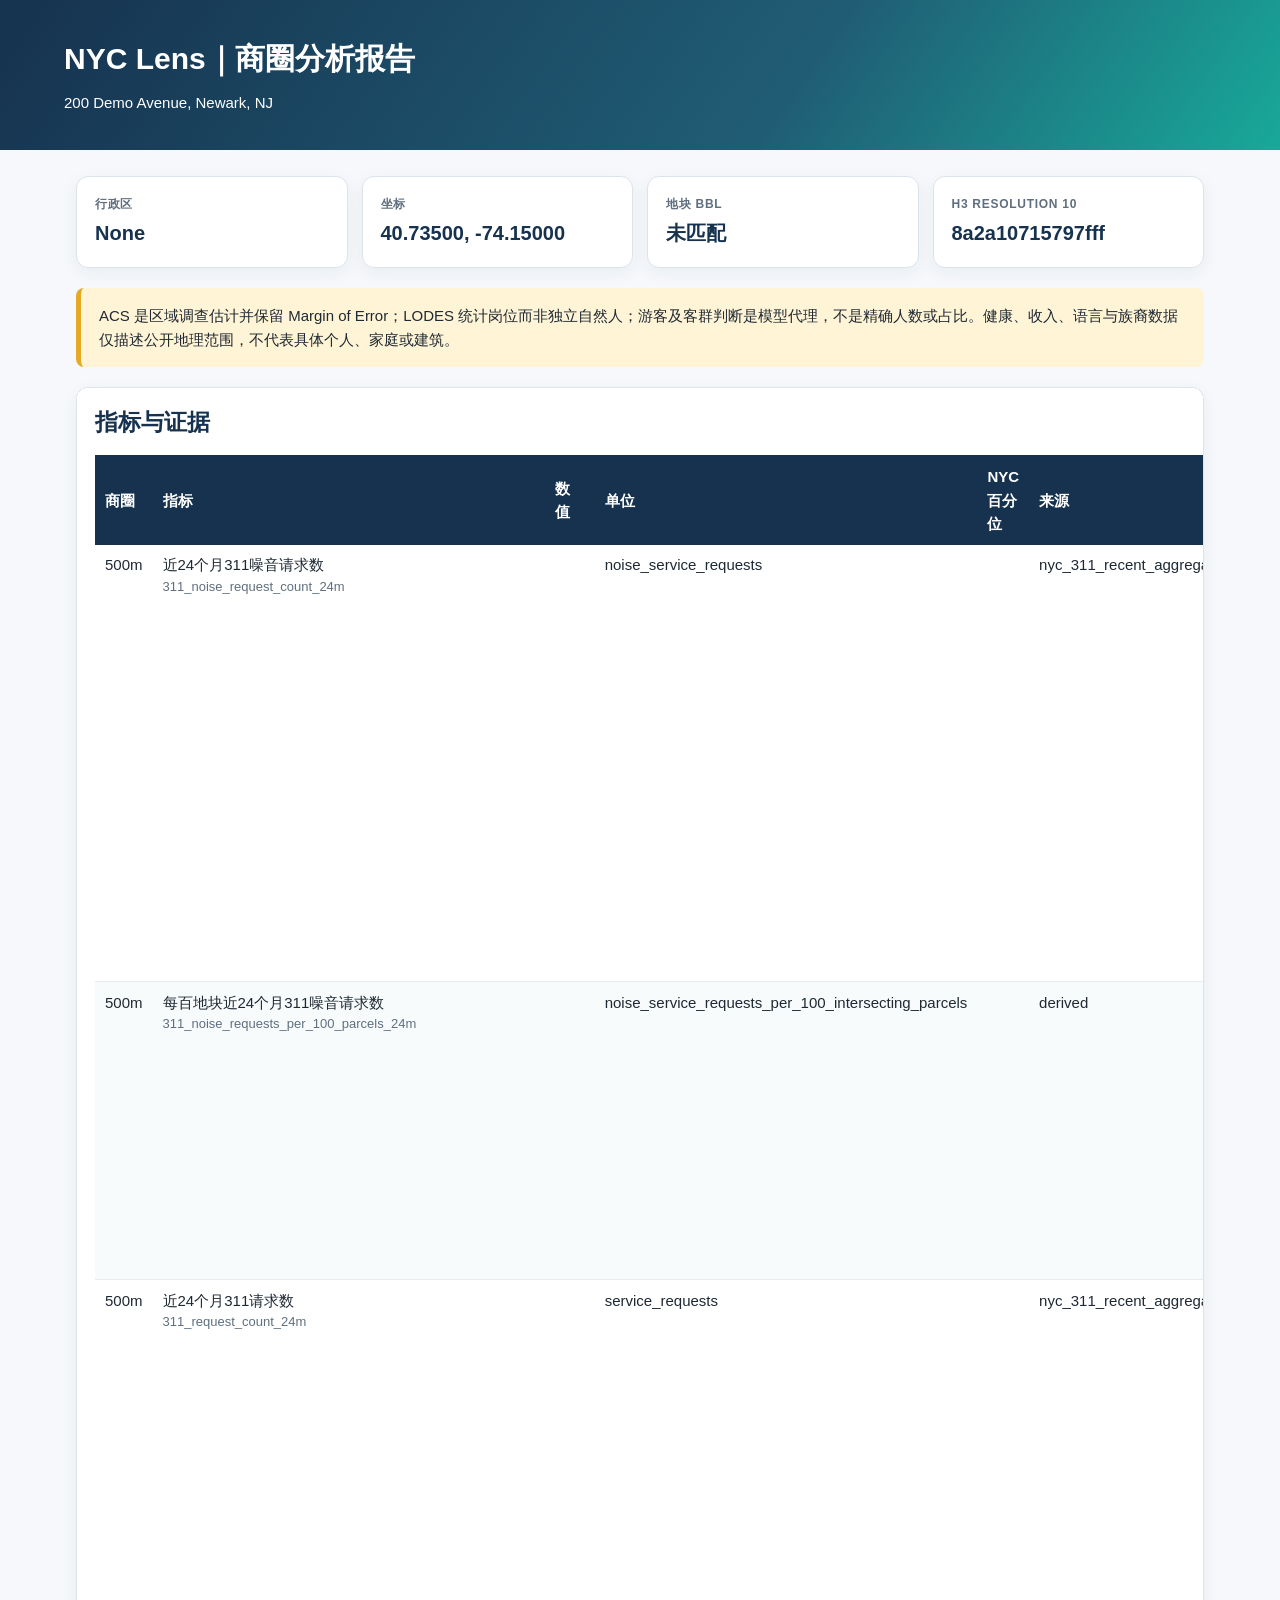
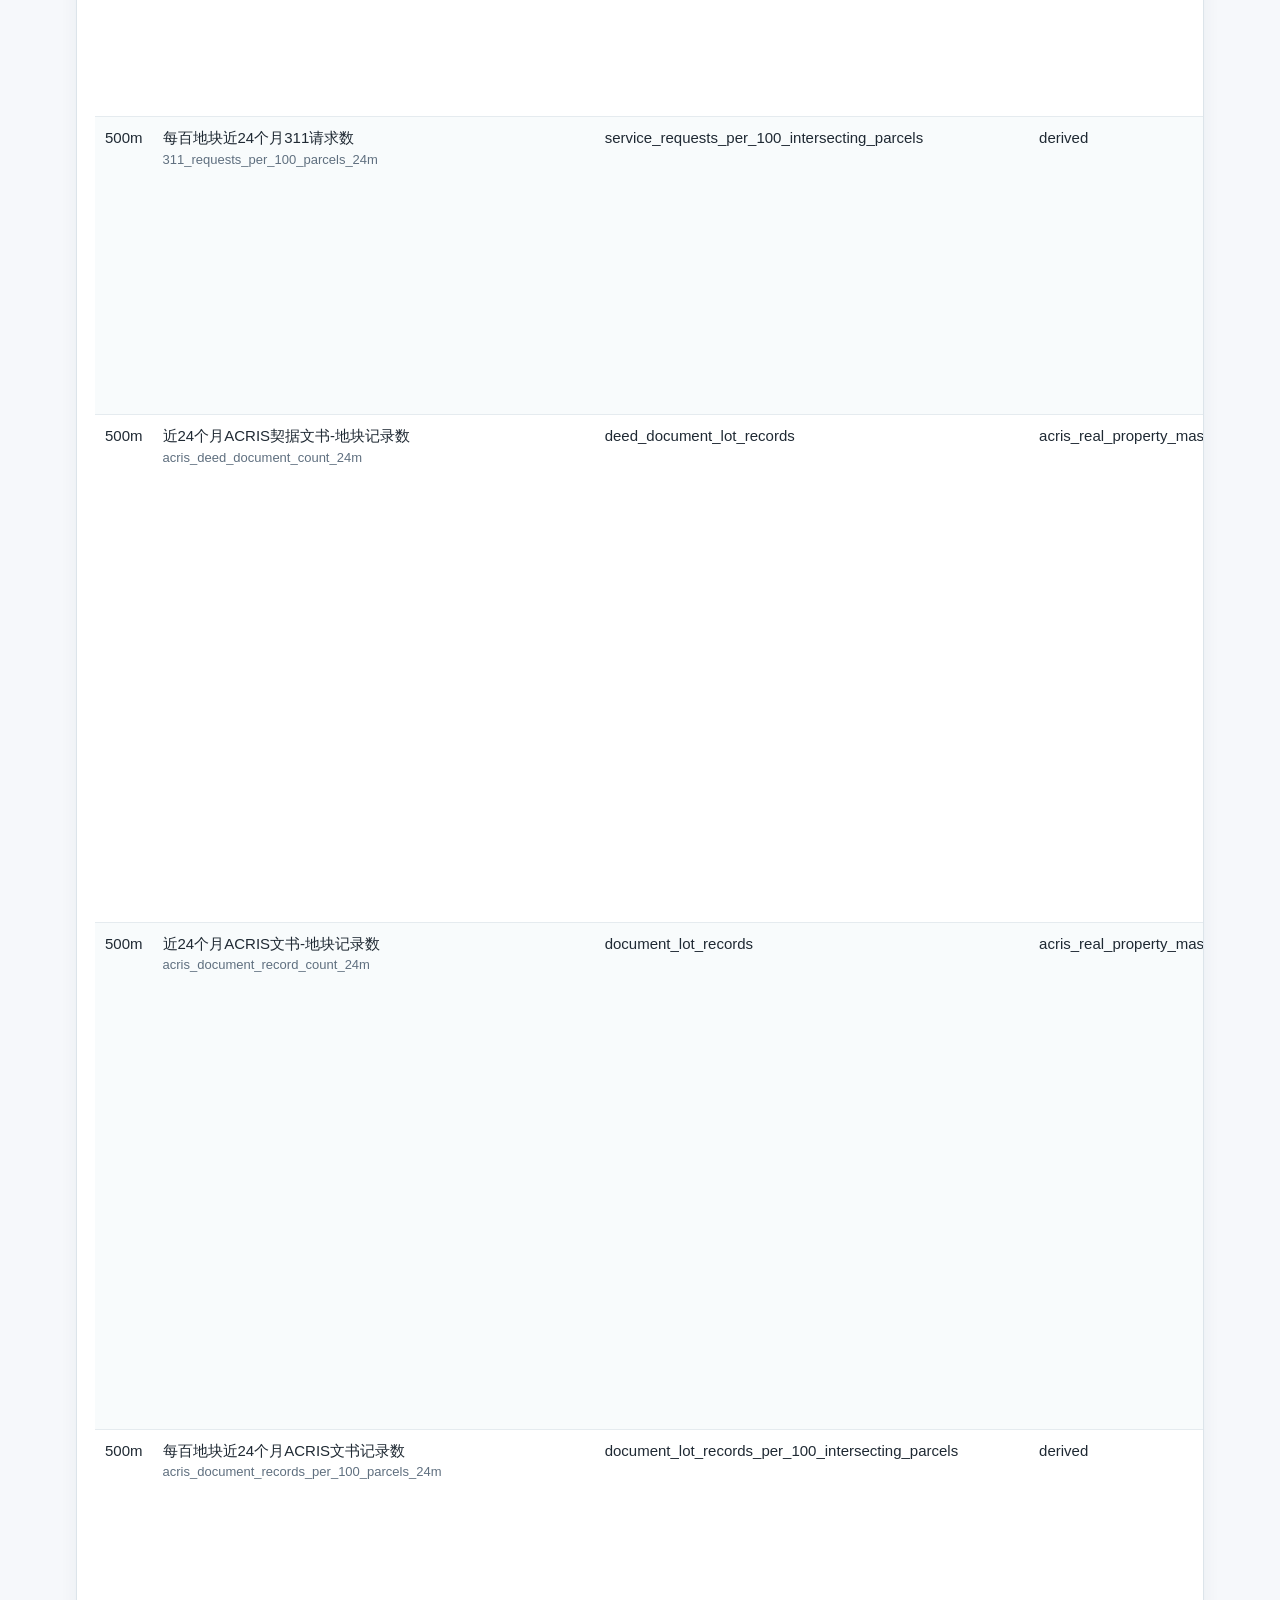
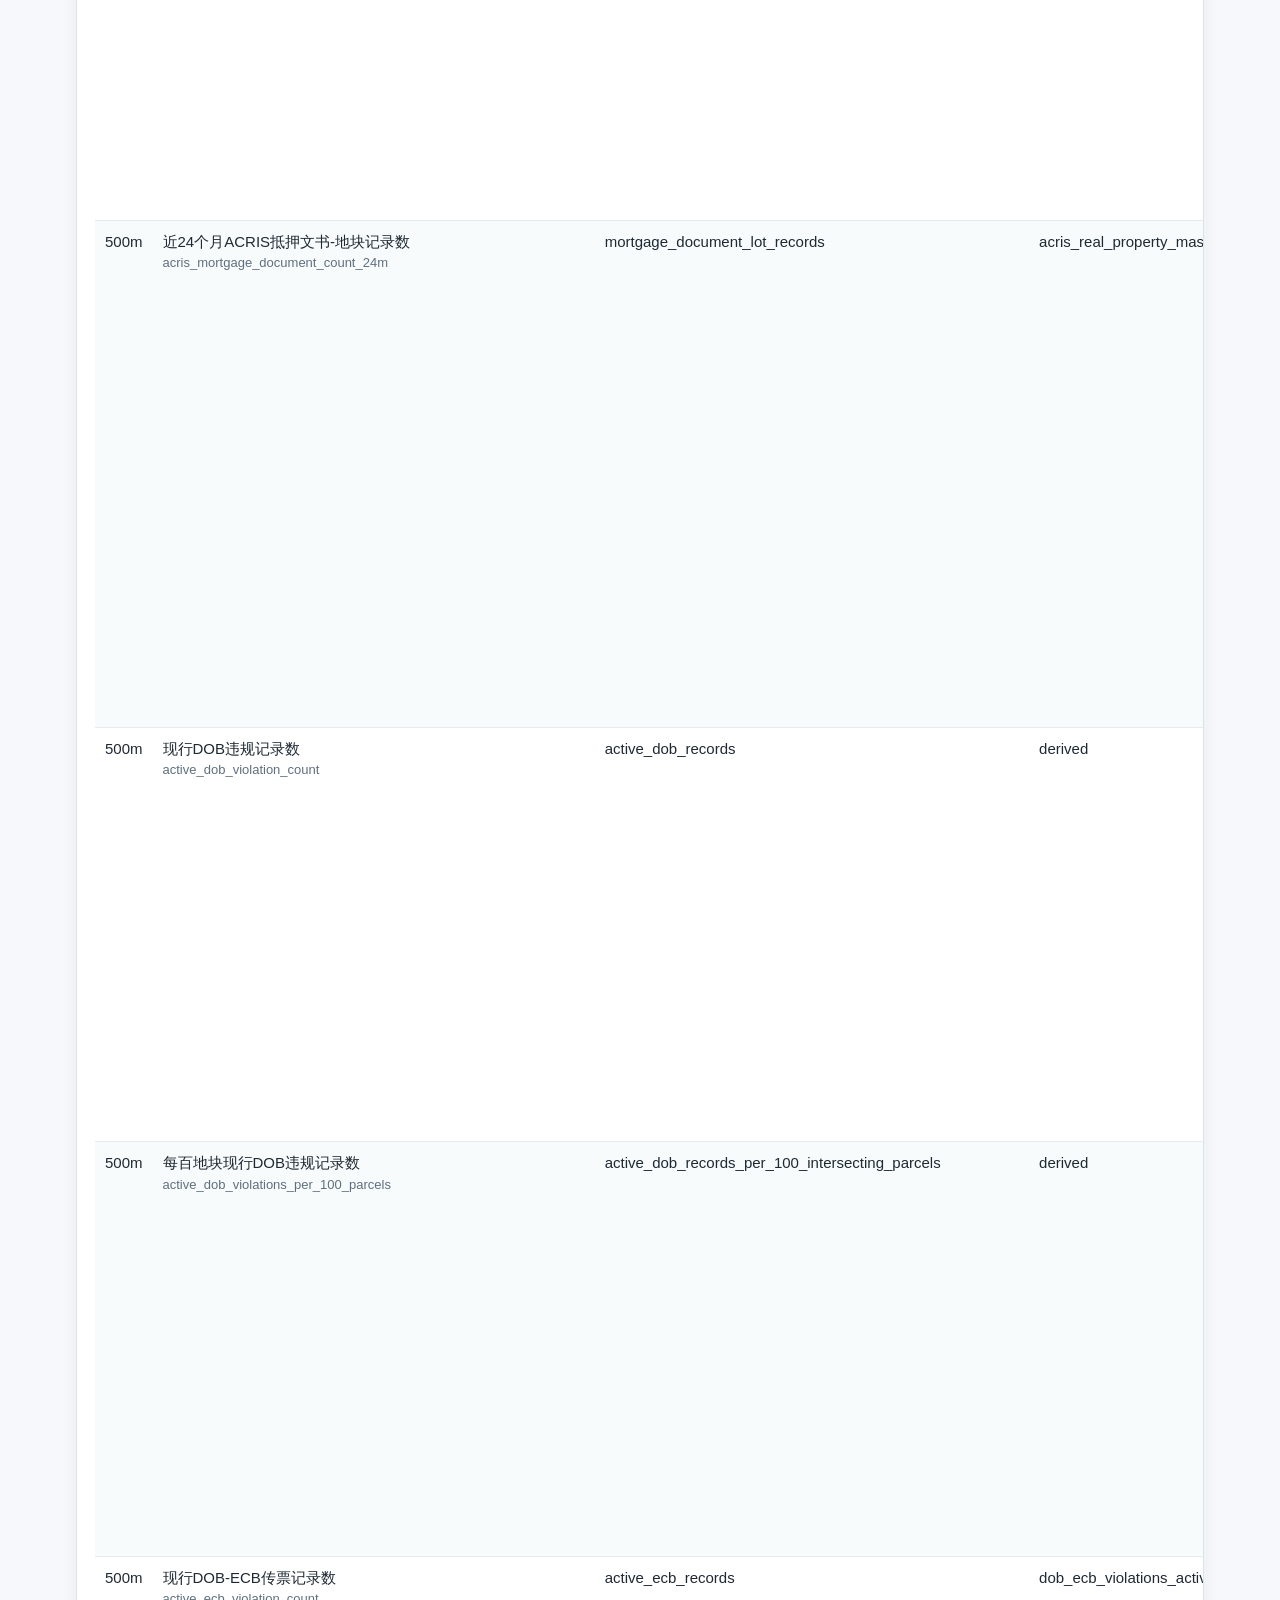
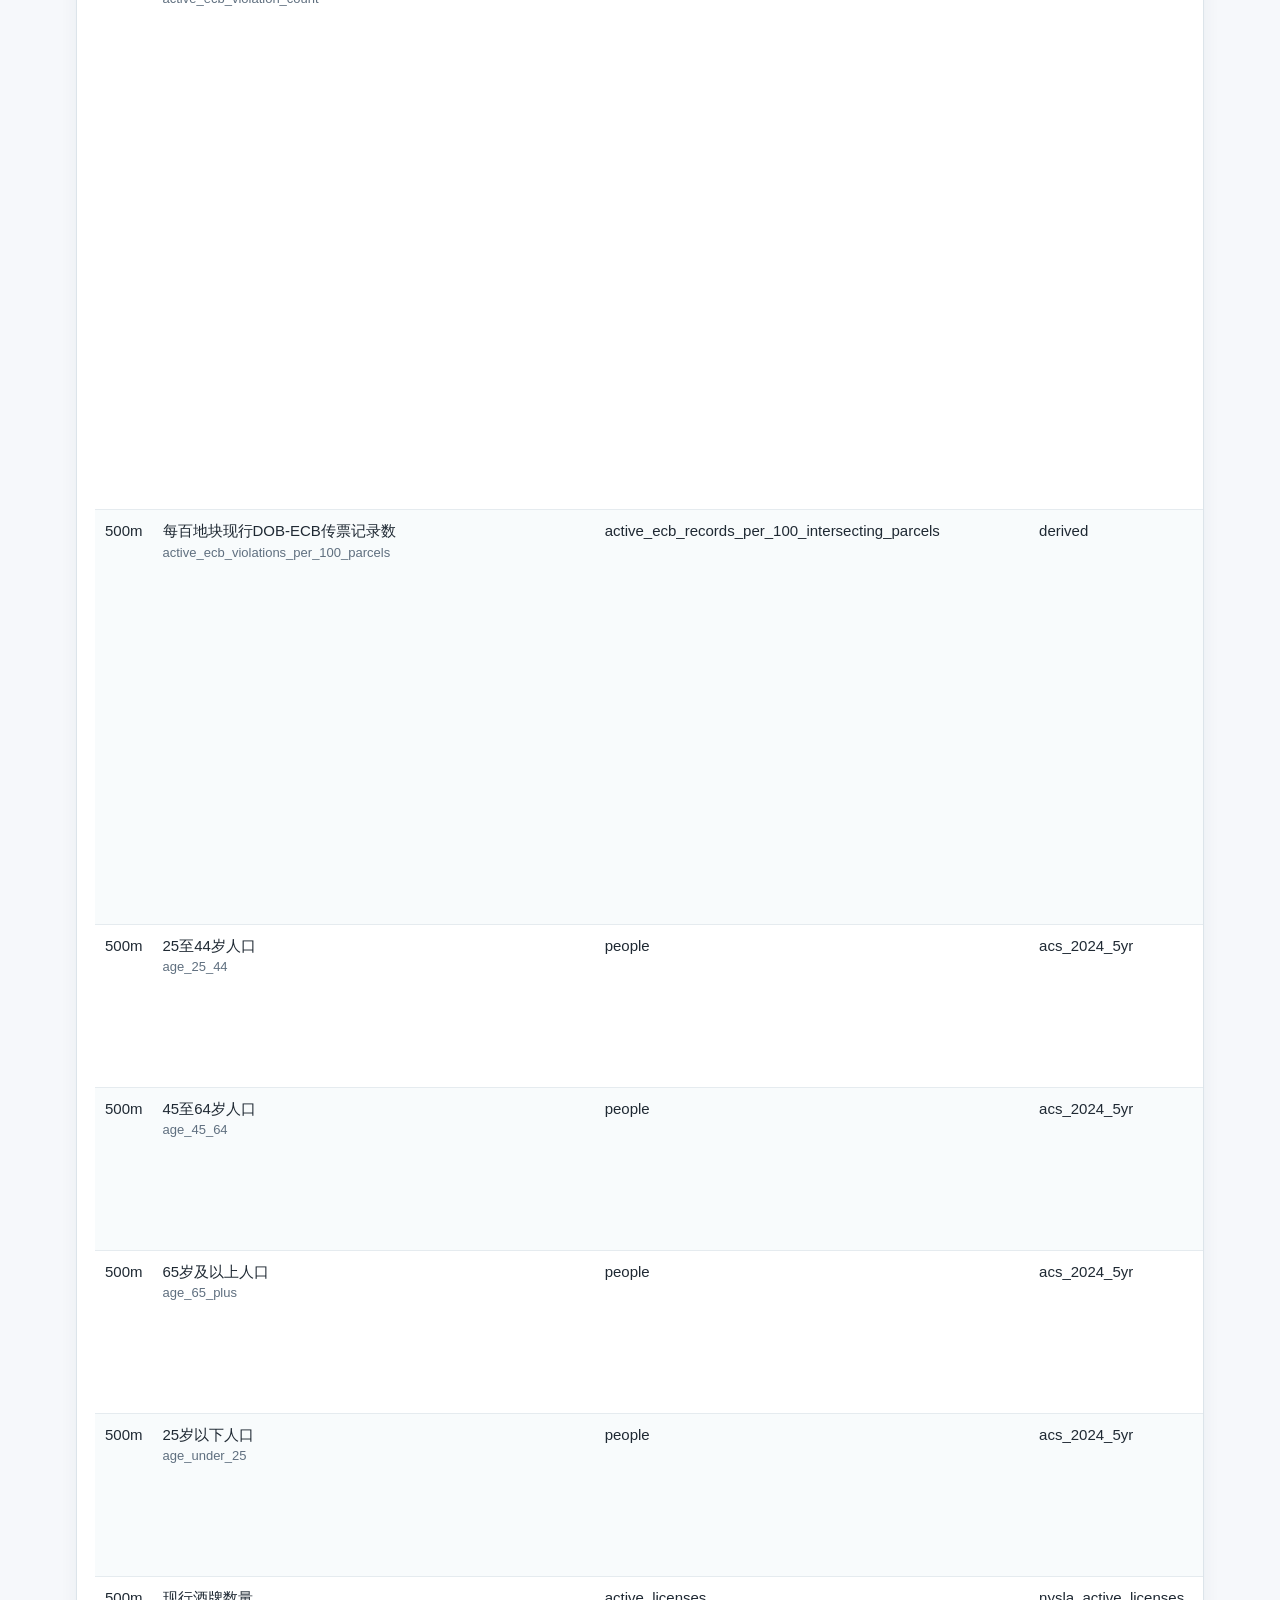
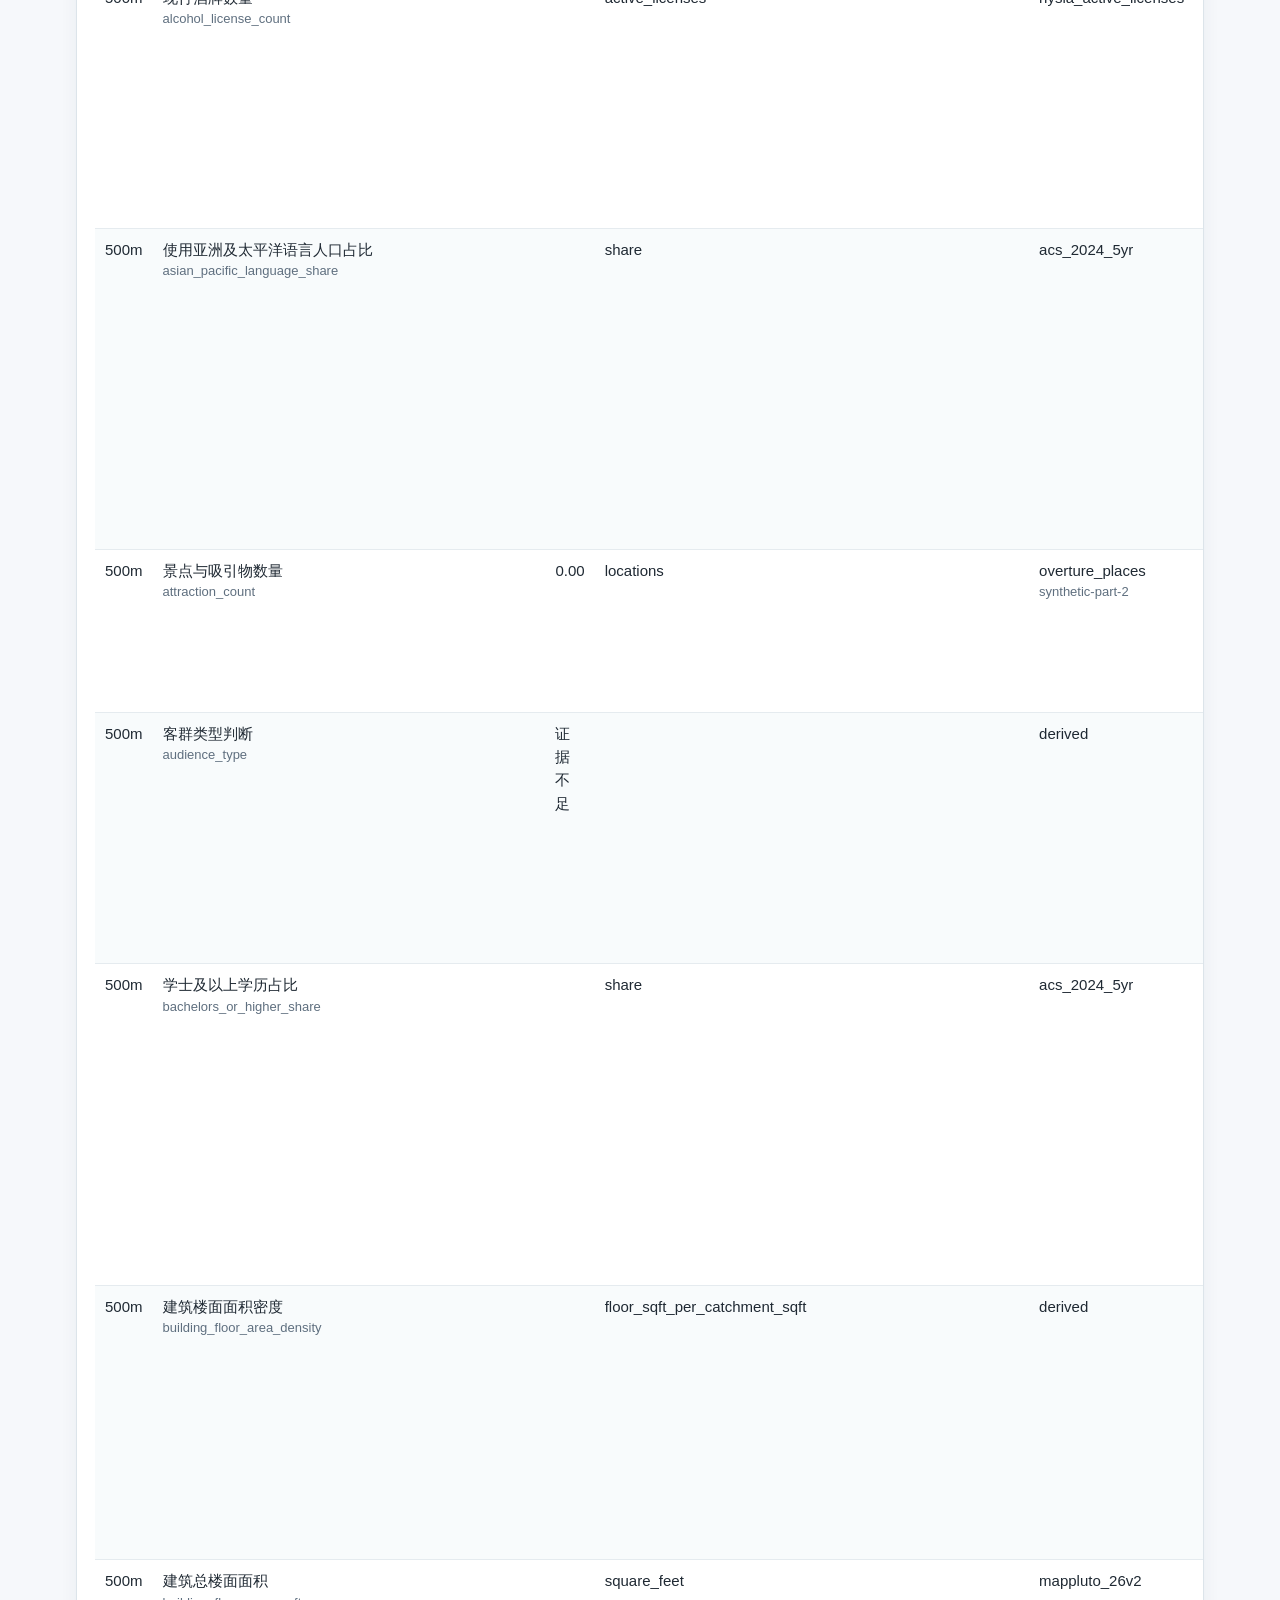
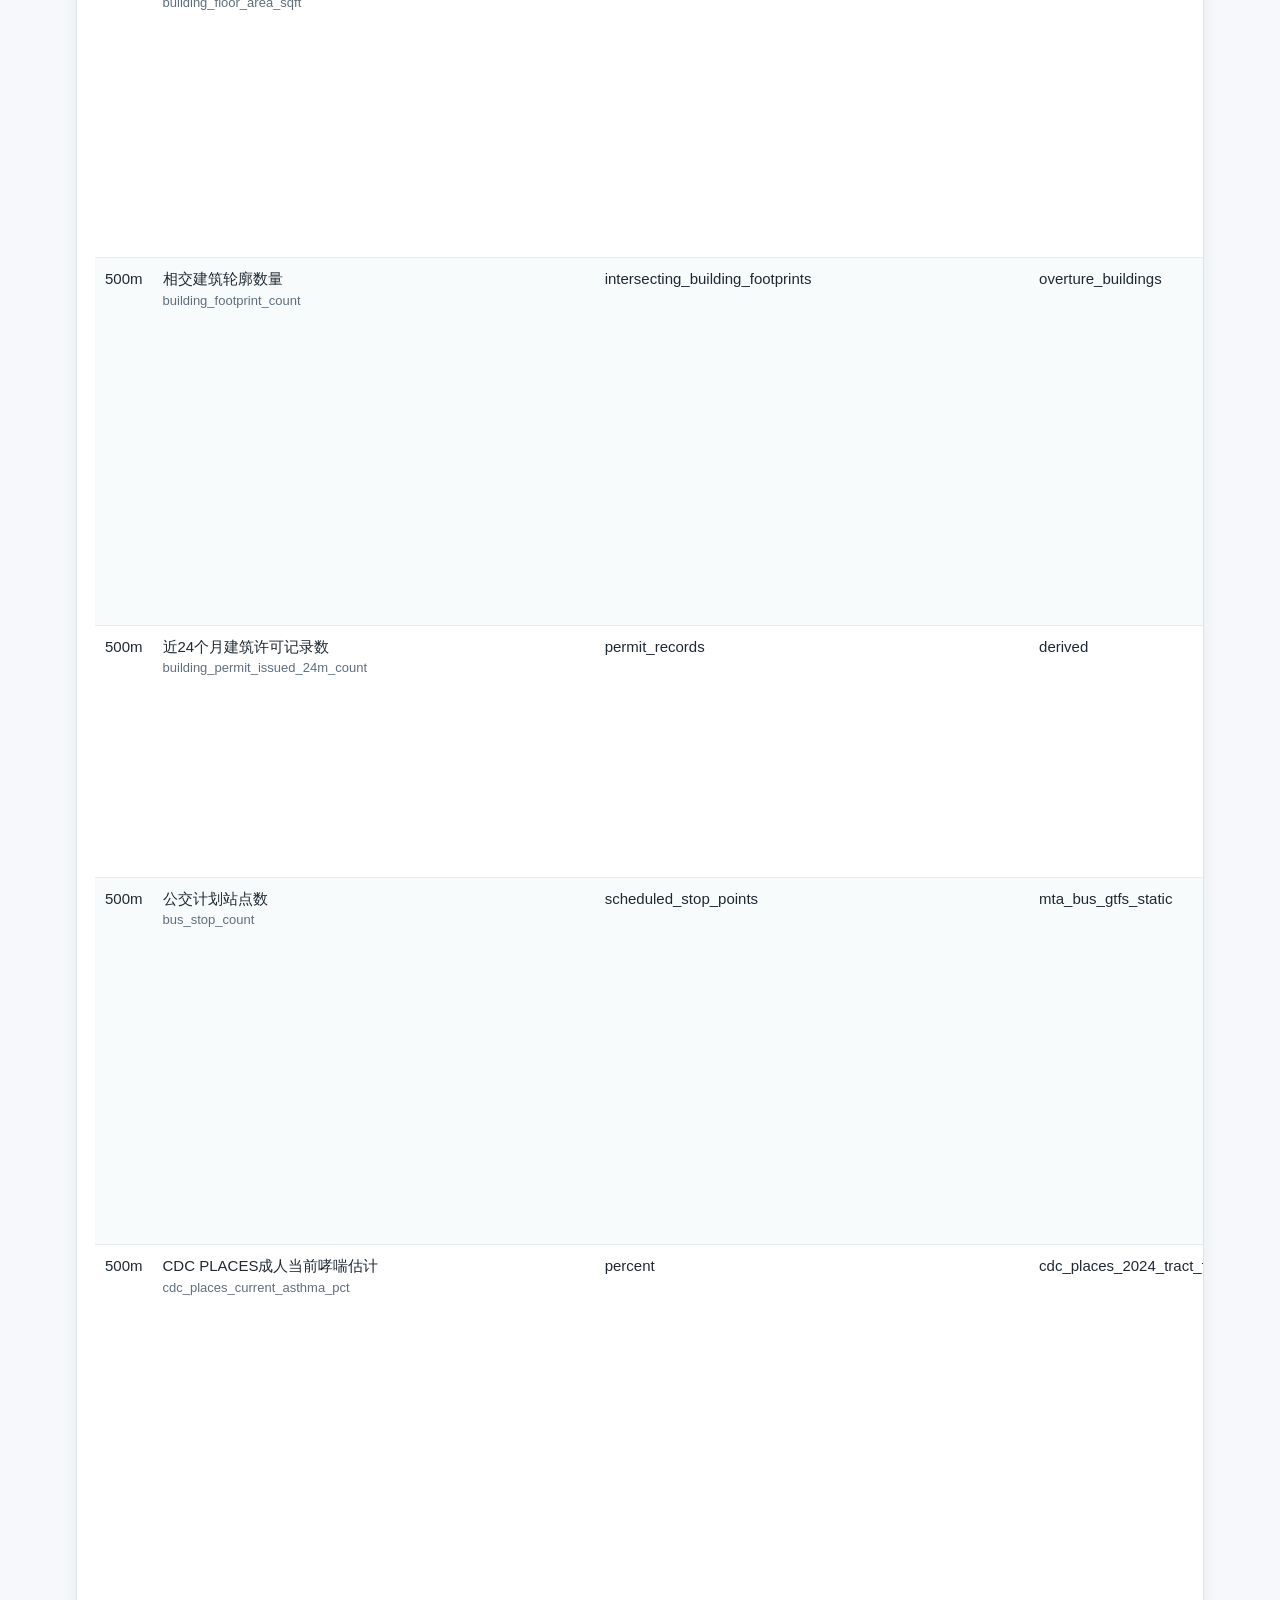
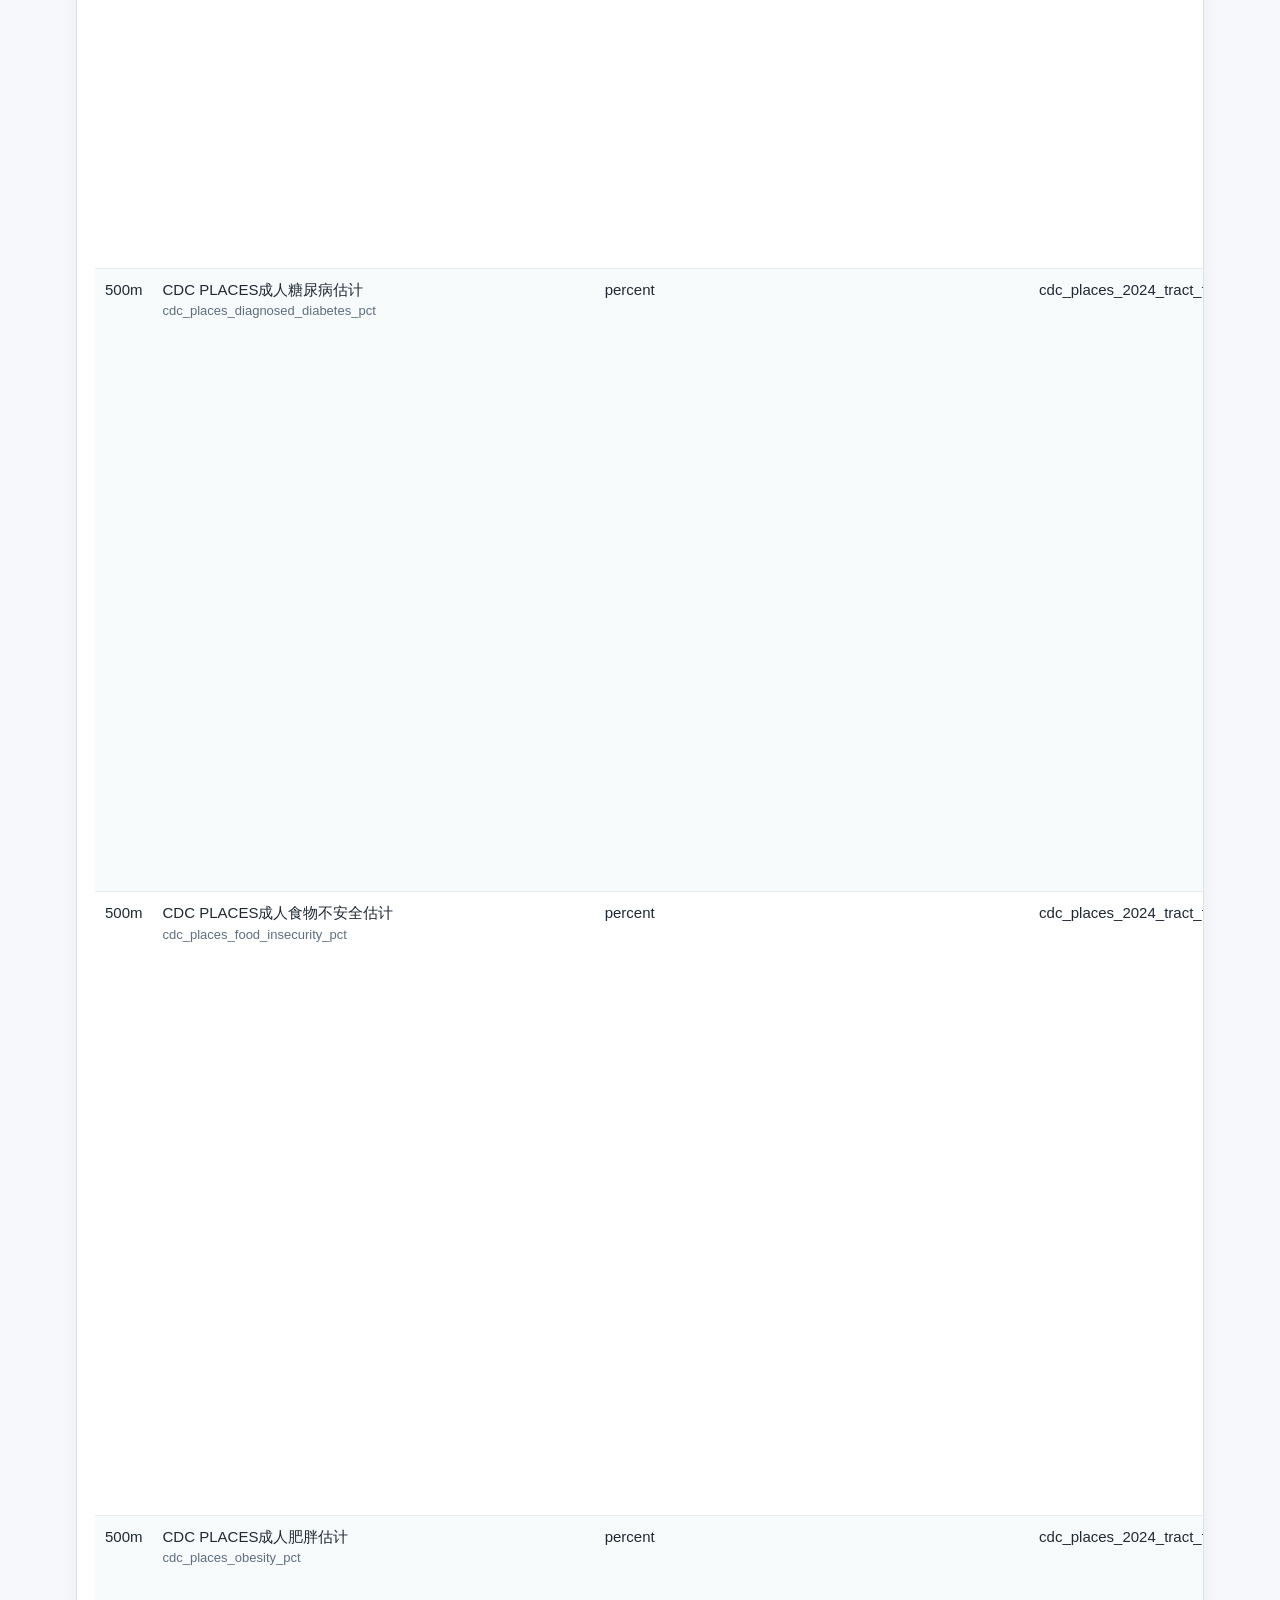
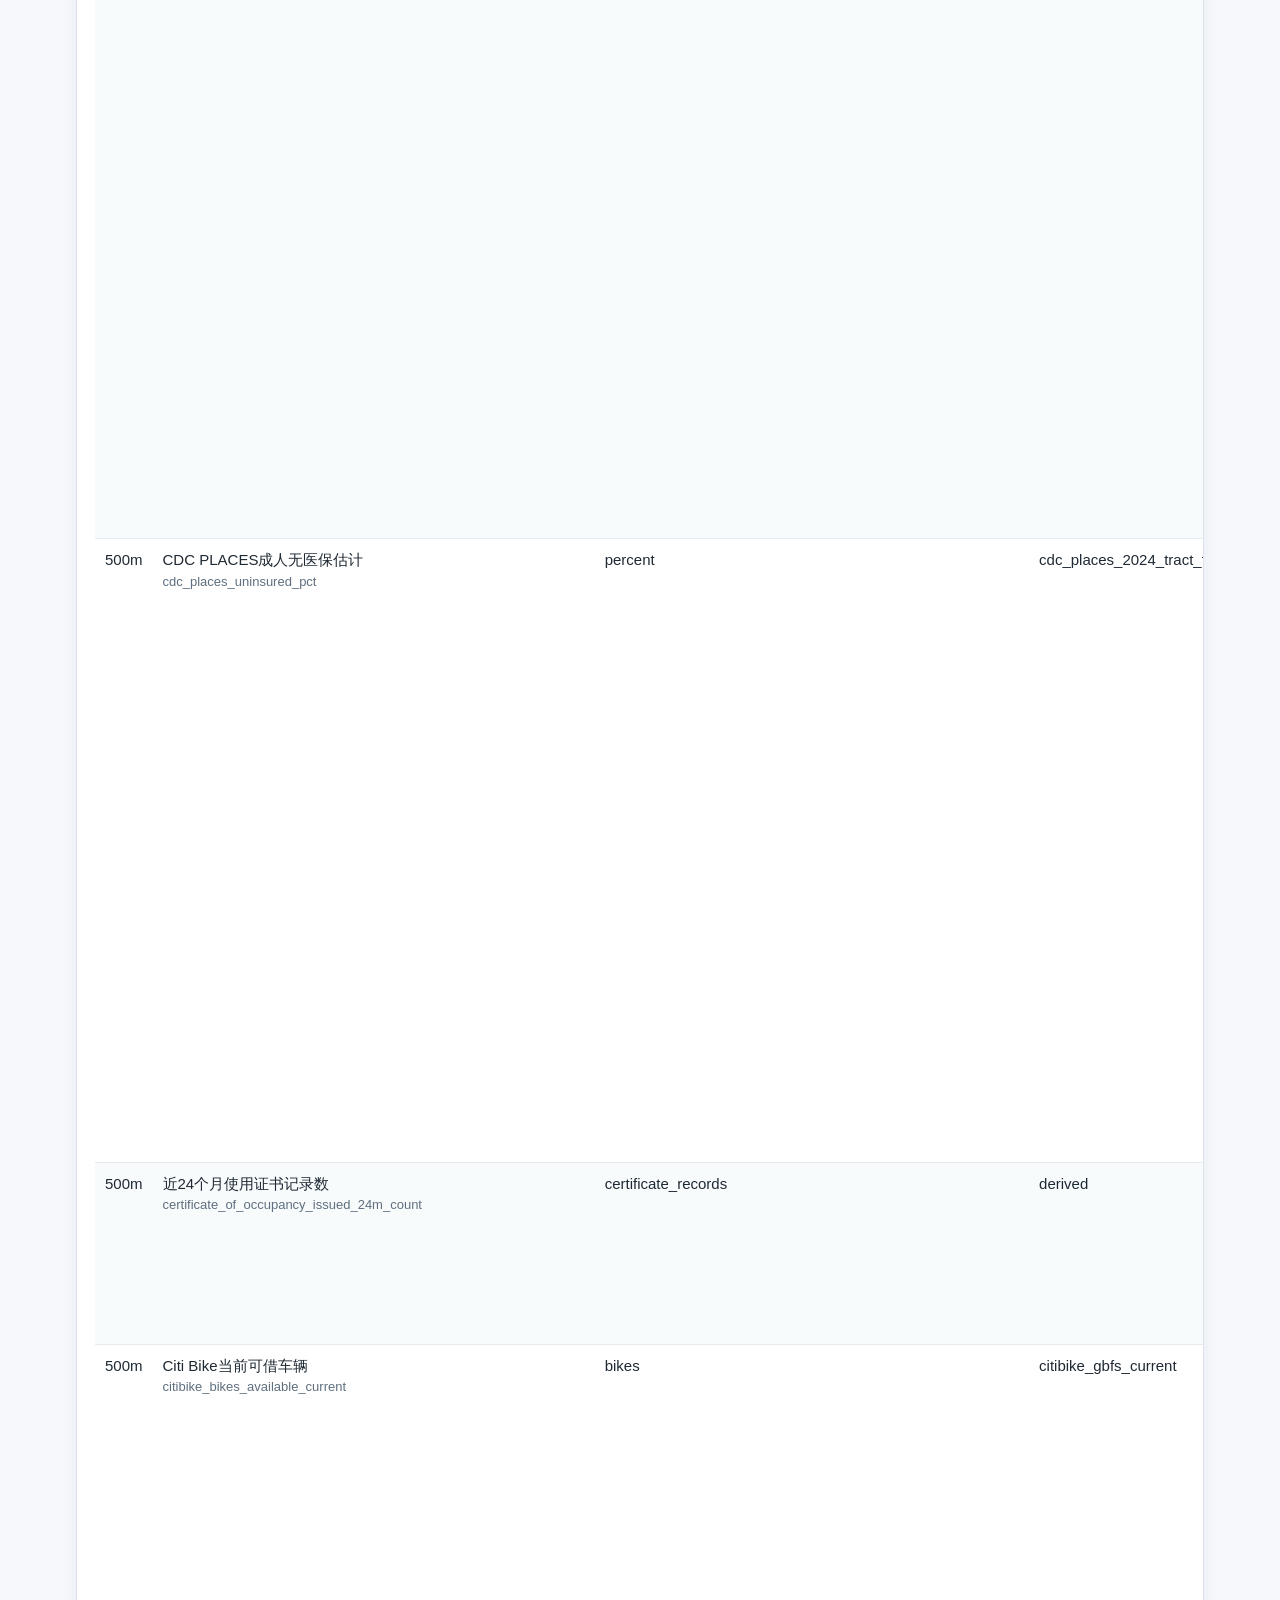
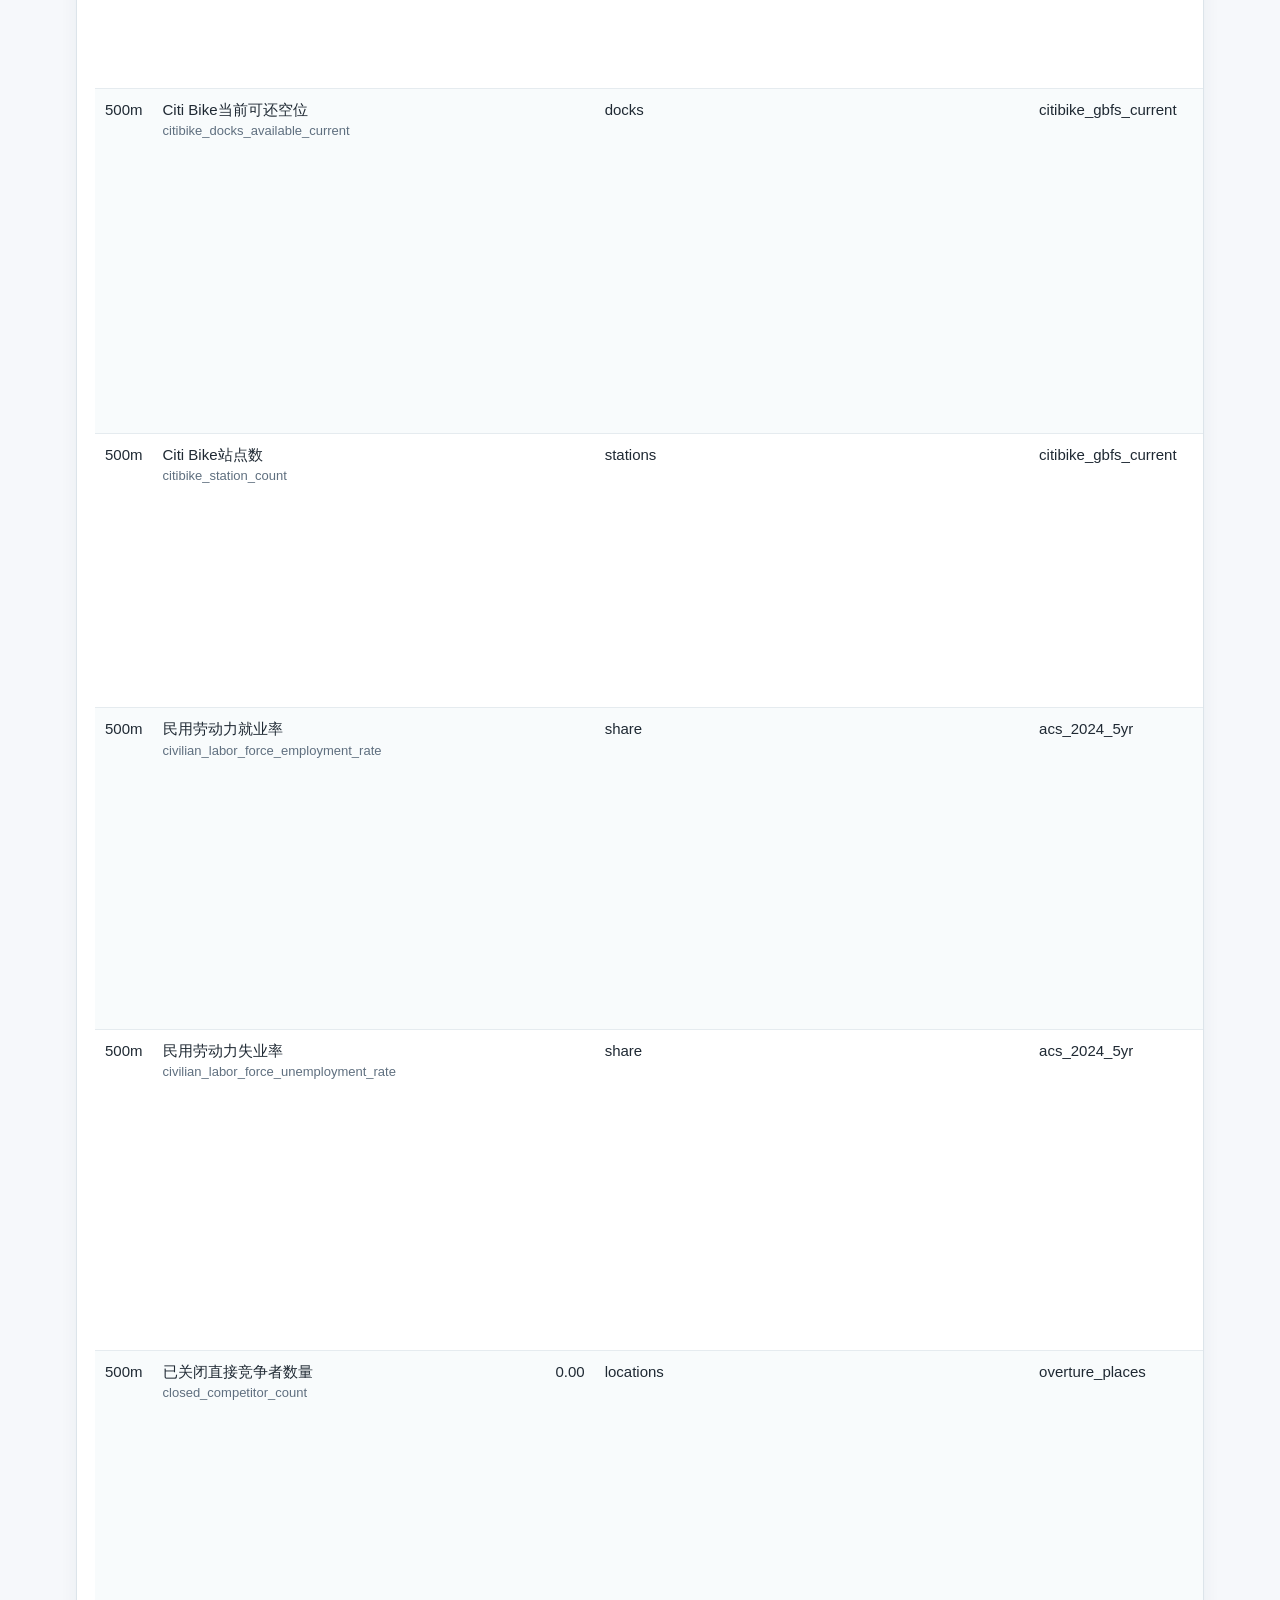
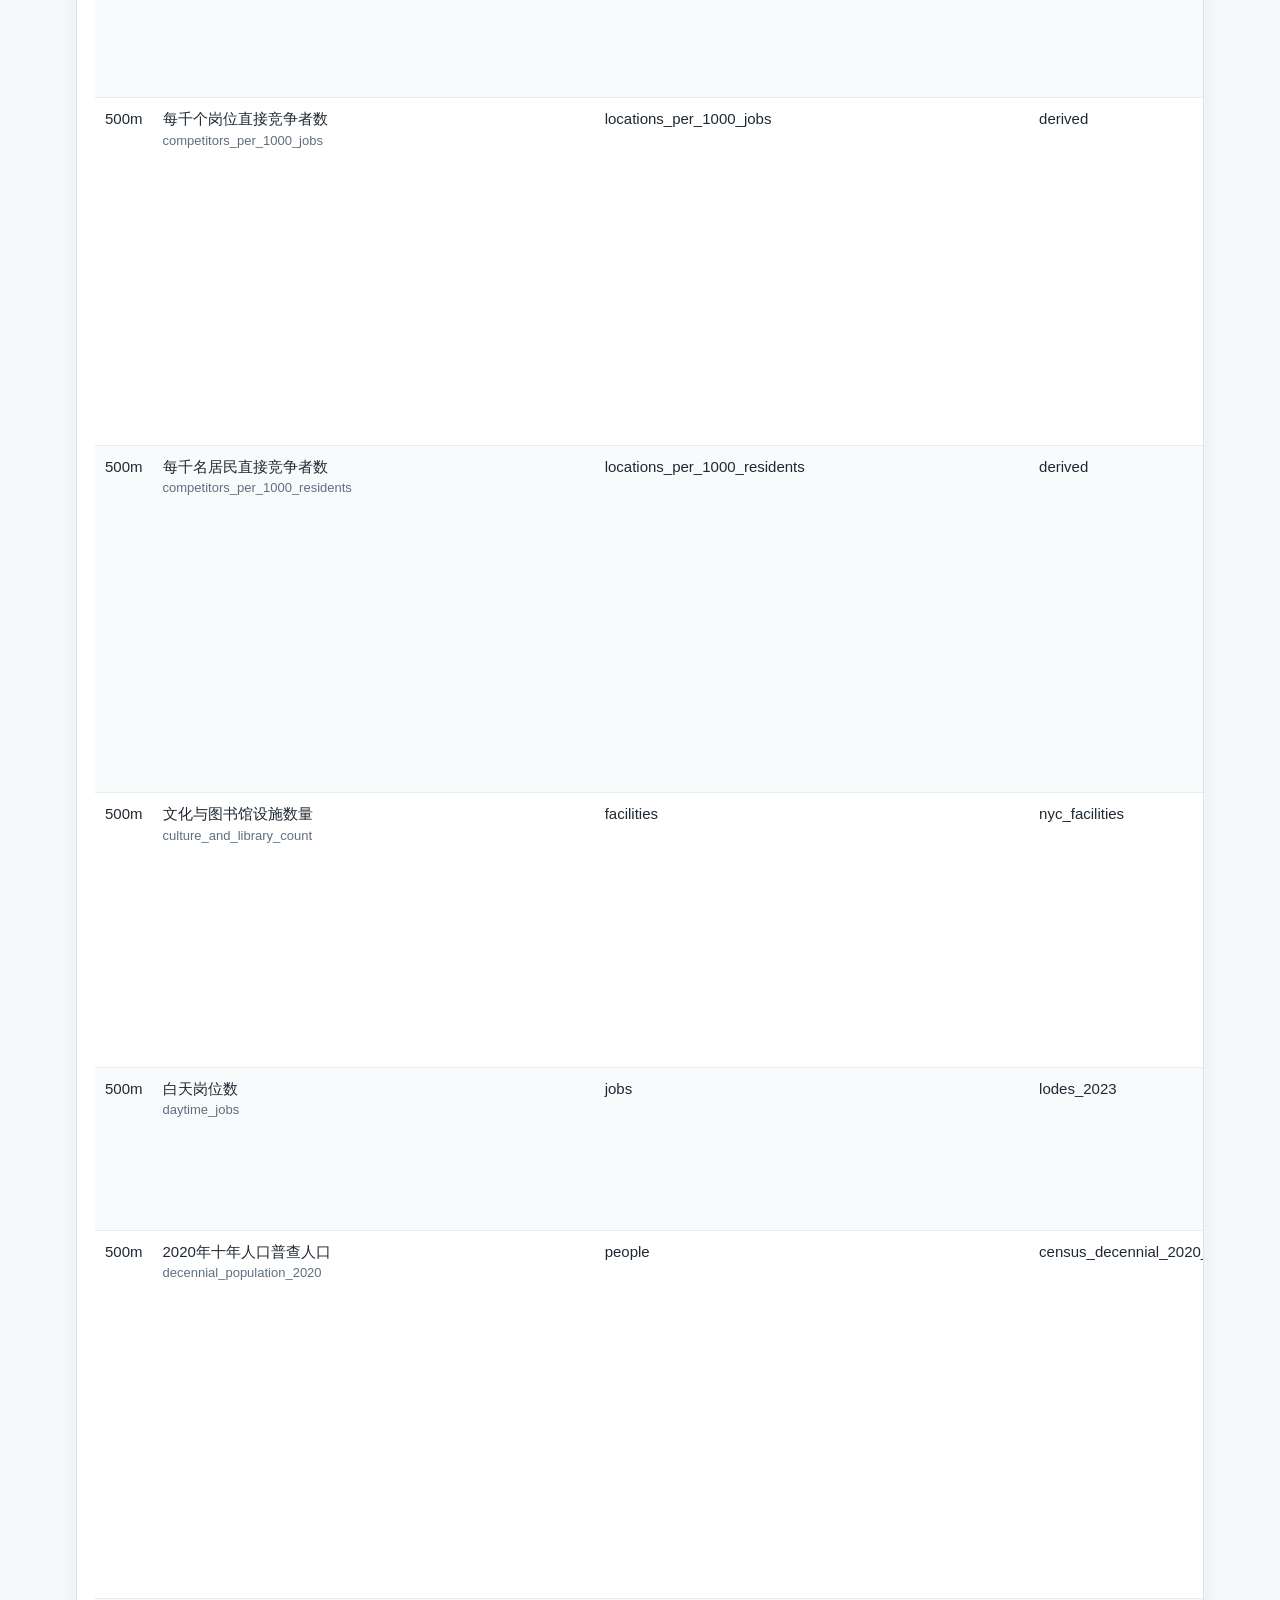
<file: reports/evaluations/2026-11-01/metric-input-lineage/browser/site-report.html>
<!doctype html>
<html lang="zh-CN">
<head>
  <meta charset="utf-8">
  <meta name="viewport" content="width=device-width,initial-scale=1">
  <title>NYC Lens｜200 Demo Avenue, Newark, NJ</title>
  <style>
    :root { --ink:#16324f; --teal:#18a999; --paper:#f6f8fb; --muted:#5f6f7f; --warn:#fff4d6; }
    * { box-sizing:border-box; }
    body { margin:0; font:15px/1.55 "Segoe UI","Microsoft YaHei",sans-serif; color:#1f2933; background:var(--paper); }
    header { padding:36px max(5vw,28px); color:white; background:linear-gradient(125deg,var(--ink),#205d75 62%,var(--teal)); }
    h1 { margin:0 0 8px; font-size:30px; }
    main { max-width:1180px; margin:0 auto; padding:26px; }
    .grid { display:grid; grid-template-columns:repeat(auto-fit,minmax(220px,1fr)); gap:14px; }
    .card, section { background:white; border:1px solid #dce4ea; border-radius:12px; padding:18px; box-shadow:0 5px 18px rgba(22,50,79,.06); }
    .card strong { display:block; color:var(--muted); font-size:12px; text-transform:uppercase; letter-spacing:.06em; }
    .card span { display:block; margin-top:5px; color:var(--ink); font-size:20px; font-weight:650; }
    section { margin-top:20px; overflow:auto; }
    h2 { color:var(--ink); margin:0 0 14px; }
    table { width:100%; border-collapse:collapse; min-width:920px; }
    th { text-align:left; padding:10px; color:white; background:var(--ink); position:sticky; top:0; }
    td { padding:9px 10px; border-bottom:1px solid #e5ebef; vertical-align:top; }
    tr:nth-child(even) td { background:#f8fbfc; }
    .notice { margin-top:20px; padding:16px 18px; border-left:5px solid #e5a925; background:var(--warn); border-radius:8px; }
    .small { color:var(--muted); font-size:13px; }
  </style>
</head>
<body>
  <header>
    <h1>NYC Lens｜商圈分析报告</h1>
    <div>200 Demo Avenue, Newark, NJ</div>
  </header>
  <main>
    <div class="grid">
      <div class="card"><strong>行政区</strong><span>None</span></div>
      <div class="card"><strong>坐标</strong><span>40.73500, -74.15000</span></div>
      <div class="card"><strong>地块 BBL</strong><span>未匹配</span></div>
      <div class="card"><strong>H3 Resolution 10</strong><span>8a2a10715797fff</span></div>
    </div>
    <div class="notice">
      ACS 是区域调查估计并保留 Margin of Error；LODES 统计岗位而非独立自然人；游客及客群判断是模型代理，不是精确人数或占比。健康、收入、语言与族裔数据仅描述公开地理范围，不代表具体个人、家庭或建筑。
    </div>
    <section>
      <h2>指标与证据</h2>
      <table>
        <thead><tr><th>商圈</th><th>指标</th><th>数值</th><th>单位</th><th>NYC百分位</th><th>来源</th><th>年份</th><th>类型</th><th>置信度</th><th>MOE</th><th>说明</th></tr></thead>
        <tbody>
        
          <tr>
            <td>500m</td><td>近24个月311噪音请求数<div class="small">311_noise_request_count_24m</div></td>
            <td></td><td>noise_service_requests</td><td></td>
            <td>nyc_311_recent_aggregates<div class="small"></div></td>
            <td><div class="small">下载 / Retrieved: 未记录 / not recorded<br>来源覆盖期 / Reference period: ? — ?<br>当前有效性未评估 / Currentness not assessed</div></td><td>server_aggregated_administrative_request_sum</td>
            <td></td>
            <td></td><td>The Raw source is already aggregated by BBL, problem and agency; no individual request id, incident address, descriptor, free text or coordinate was downloaded. | A 311 request is a report to the City, not an independently verified condition, unique incident, legal finding or proof the issue remains open. | 该来源仅覆盖纽约五区；跨州站点显示为不可用，而不是把边界外无记录解释为零。 | No completed source snapshot; absent records are not observed zero. | SYNTHETIC_DEMO</td>
          </tr>
        
          <tr>
            <td>500m</td><td>每百地块近24个月311噪音请求数<div class="small">311_noise_requests_per_100_parcels_24m</div></td>
            <td></td><td>noise_service_requests_per_100_intersecting_parcels</td><td></td>
            <td>derived<div class="small"></div></td>
            <td><div class="small">下载 / Retrieved: 未记录 / not recorded<br>来源覆盖期 / Reference period: ? — ?<br>当前有效性未评估 / Currentness not assessed</div></td><td>derived_request_density</td>
            <td></td>
            <td></td><td>The Raw source is already aggregated by BBL, problem and agency; no individual request id, incident address, descriptor, free text or coordinate was downloaded. | A 311 request is a report to the City, not an independently verified condition, unique incident, legal finding or proof the issue remains open. | SYNTHETIC_DEMO</td>
          </tr>
        
          <tr>
            <td>500m</td><td>近24个月311请求数<div class="small">311_request_count_24m</div></td>
            <td></td><td>service_requests</td><td></td>
            <td>nyc_311_recent_aggregates<div class="small"></div></td>
            <td><div class="small">下载 / Retrieved: 未记录 / not recorded<br>来源覆盖期 / Reference period: ? — ?<br>当前有效性未评估 / Currentness not assessed</div></td><td>server_aggregated_administrative_request_sum</td>
            <td></td>
            <td></td><td>The Raw source is already aggregated by BBL, problem and agency; no individual request id, incident address, descriptor, free text or coordinate was downloaded. | A 311 request is a report to the City, not an independently verified condition, unique incident, legal finding or proof the issue remains open. | 该来源仅覆盖纽约五区；跨州站点显示为不可用，而不是把边界外无记录解释为零。 | No completed source snapshot; absent records are not observed zero. | SYNTHETIC_DEMO</td>
          </tr>
        
          <tr>
            <td>500m</td><td>每百地块近24个月311请求数<div class="small">311_requests_per_100_parcels_24m</div></td>
            <td></td><td>service_requests_per_100_intersecting_parcels</td><td></td>
            <td>derived<div class="small"></div></td>
            <td><div class="small">下载 / Retrieved: 未记录 / not recorded<br>来源覆盖期 / Reference period: ? — ?<br>当前有效性未评估 / Currentness not assessed</div></td><td>derived_request_density</td>
            <td></td>
            <td></td><td>The Raw source is already aggregated by BBL, problem and agency; no individual request id, incident address, descriptor, free text or coordinate was downloaded. | A 311 request is a report to the City, not an independently verified condition, unique incident, legal finding or proof the issue remains open. | SYNTHETIC_DEMO</td>
          </tr>
        
          <tr>
            <td>500m</td><td>近24个月ACRIS契据文书-地块记录数<div class="small">acris_deed_document_count_24m</div></td>
            <td></td><td>deed_document_lot_records</td><td></td>
            <td>acris_real_property_master_recent<div class="small"></div></td>
            <td><div class="small">下载 / Retrieved: 未记录 / not recorded<br>来源覆盖期 / Reference period: ? — ?<br>当前有效性未评估 / Currentness not assessed</div></td><td>administrative_property_document_count</td>
            <td></td>
            <td></td><td>Counts ACRIS documents linked locally to intersecting tax lots; one document affecting multiple lots is counted once per linked lot. | Only DEED, RPTT&RET, MTGE, SAT and ASST document types are in the bounded 2021-present extract. | No party, name, street-address or unit data is retained. Filing records and amounts are not appraisals, title opinions or legal conclusions. | 该来源仅覆盖纽约五区；跨州站点显示为不可用，而不是把边界外无记录解释为零。 | No completed source snapshot; absent records are not observed zero. | SYNTHETIC_DEMO</td>
          </tr>
        
          <tr>
            <td>500m</td><td>近24个月ACRIS文书-地块记录数<div class="small">acris_document_record_count_24m</div></td>
            <td></td><td>document_lot_records</td><td></td>
            <td>acris_real_property_master_recent<div class="small"></div></td>
            <td><div class="small">下载 / Retrieved: 未记录 / not recorded<br>来源覆盖期 / Reference period: ? — ?<br>当前有效性未评估 / Currentness not assessed</div></td><td>administrative_property_document_count</td>
            <td></td>
            <td></td><td>Counts ACRIS documents linked locally to intersecting tax lots; one document affecting multiple lots is counted once per linked lot. | Only DEED, RPTT&RET, MTGE, SAT and ASST document types are in the bounded 2021-present extract. | No party, name, street-address or unit data is retained. Filing records and amounts are not appraisals, title opinions or legal conclusions. | 该来源仅覆盖纽约五区；跨州站点显示为不可用，而不是把边界外无记录解释为零。 | No completed source snapshot; absent records are not observed zero. | SYNTHETIC_DEMO</td>
          </tr>
        
          <tr>
            <td>500m</td><td>每百地块近24个月ACRIS文书记录数<div class="small">acris_document_records_per_100_parcels_24m</div></td>
            <td></td><td>document_lot_records_per_100_intersecting_parcels</td><td></td>
            <td>derived<div class="small"></div></td>
            <td><div class="small">下载 / Retrieved: 未记录 / not recorded<br>来源覆盖期 / Reference period: ? — ?<br>当前有效性未评估 / Currentness not assessed</div></td><td>derived_property_document_density</td>
            <td></td>
            <td></td><td>Counts ACRIS documents linked locally to intersecting tax lots; one document affecting multiple lots is counted once per linked lot. | Only DEED, RPTT&RET, MTGE, SAT and ASST document types are in the bounded 2021-present extract. | No party, name, street-address or unit data is retained. Filing records and amounts are not appraisals, title opinions or legal conclusions. | SYNTHETIC_DEMO</td>
          </tr>
        
          <tr>
            <td>500m</td><td>近24个月ACRIS抵押文书-地块记录数<div class="small">acris_mortgage_document_count_24m</div></td>
            <td></td><td>mortgage_document_lot_records</td><td></td>
            <td>acris_real_property_master_recent<div class="small"></div></td>
            <td><div class="small">下载 / Retrieved: 未记录 / not recorded<br>来源覆盖期 / Reference period: ? — ?<br>当前有效性未评估 / Currentness not assessed</div></td><td>administrative_property_document_count</td>
            <td></td>
            <td></td><td>Counts ACRIS documents linked locally to intersecting tax lots; one document affecting multiple lots is counted once per linked lot. | Only DEED, RPTT&RET, MTGE, SAT and ASST document types are in the bounded 2021-present extract. | No party, name, street-address or unit data is retained. Filing records and amounts are not appraisals, title opinions or legal conclusions. | 该来源仅覆盖纽约五区；跨州站点显示为不可用，而不是把边界外无记录解释为零。 | No completed source snapshot; absent records are not observed zero. | SYNTHETIC_DEMO</td>
          </tr>
        
          <tr>
            <td>500m</td><td>现行DOB违规记录数<div class="small">active_dob_violation_count</div></td>
            <td></td><td>active_dob_records</td><td></td>
            <td>derived<div class="small"></div></td>
            <td>current active inventories<div class="small">下载 / Retrieved: 未记录 / not recorded<br>来源覆盖期 / Reference period: ? — ?<br>当前有效性未评估 / Currentness not assessed</div></td><td>deduplicated_administrative_record_count</td>
            <td></td>
            <td></td><td>Available legacy/DOB NOW civil-penalty systems: []. | Counts currently published administrative records linked by BBL; they are screening facts, not safety conclusions or legal opinions. | Legacy and DOB NOW civil-penalty records are deduplicated when the same BBL and violation number are available; residual overlap may remain. | No linked record does not prove absence of a violation, hazard or compliance issue. | SYNTHETIC_DEMO</td>
          </tr>
        
          <tr>
            <td>500m</td><td>每百地块现行DOB违规记录数<div class="small">active_dob_violations_per_100_parcels</div></td>
            <td></td><td>active_dob_records_per_100_intersecting_parcels</td><td></td>
            <td>derived<div class="small"></div></td>
            <td>current active inventories<div class="small">下载 / Retrieved: 未记录 / not recorded<br>来源覆盖期 / Reference period: ? — ?<br>当前有效性未评估 / Currentness not assessed</div></td><td>deduplicated_administrative_record_density</td>
            <td></td>
            <td></td><td>Available legacy/DOB NOW civil-penalty systems: []. | Counts currently published administrative records linked by BBL; they are screening facts, not safety conclusions or legal opinions. | Legacy and DOB NOW civil-penalty records are deduplicated when the same BBL and violation number are available; residual overlap may remain. | No linked record does not prove absence of a violation, hazard or compliance issue. | SYNTHETIC_DEMO</td>
          </tr>
        
          <tr>
            <td>500m</td><td>现行DOB-ECB传票记录数<div class="small">active_ecb_violation_count</div></td>
            <td></td><td>active_ecb_records</td><td></td>
            <td>dob_ecb_violations_active<div class="small"></div></td>
            <td>current active inventories<div class="small">下载 / Retrieved: 未记录 / not recorded<br>来源覆盖期 / Reference period: ? — ?<br>当前有效性未评估 / Currentness not assessed</div></td><td>deduplicated_administrative_record_count</td>
            <td></td>
            <td></td><td>Available legacy/DOB NOW civil-penalty systems: []. | Counts currently published administrative records linked by BBL; they are screening facts, not safety conclusions or legal opinions. | Legacy and DOB NOW civil-penalty records are deduplicated when the same BBL and violation number are available; residual overlap may remain. | No linked record does not prove absence of a violation, hazard or compliance issue. | 该来源仅覆盖纽约五区；跨州站点显示为不可用，而不是把边界外无记录解释为零。 | No completed source snapshot; absent records are not observed zero. | SYNTHETIC_DEMO</td>
          </tr>
        
          <tr>
            <td>500m</td><td>每百地块现行DOB-ECB传票记录数<div class="small">active_ecb_violations_per_100_parcels</div></td>
            <td></td><td>active_ecb_records_per_100_intersecting_parcels</td><td></td>
            <td>derived<div class="small"></div></td>
            <td>current active inventories<div class="small">下载 / Retrieved: 未记录 / not recorded<br>来源覆盖期 / Reference period: ? — ?<br>当前有效性未评估 / Currentness not assessed</div></td><td>deduplicated_administrative_record_density</td>
            <td></td>
            <td></td><td>Available legacy/DOB NOW civil-penalty systems: []. | Counts currently published administrative records linked by BBL; they are screening facts, not safety conclusions or legal opinions. | Legacy and DOB NOW civil-penalty records are deduplicated when the same BBL and violation number are available; residual overlap may remain. | No linked record does not prove absence of a violation, hazard or compliance issue. | SYNTHETIC_DEMO</td>
          </tr>
        
          <tr>
            <td>500m</td><td>25至44岁人口<div class="small">age_25_44</div></td>
            <td></td><td>people</td><td></td>
            <td>acs_2024_5yr<div class="small"></div></td>
            <td>2020-2024<div class="small">下载 / Retrieved: 未记录 / not recorded<br>来源覆盖期 / Reference period: ? — ?<br>当前有效性未评估 / Currentness not assessed</div></td><td>survey_estimate</td>
            <td></td>
            <td></td><td>No completed source snapshot; absent records are not observed zero. | SYNTHETIC_DEMO</td>
          </tr>
        
          <tr>
            <td>500m</td><td>45至64岁人口<div class="small">age_45_64</div></td>
            <td></td><td>people</td><td></td>
            <td>acs_2024_5yr<div class="small"></div></td>
            <td>2020-2024<div class="small">下载 / Retrieved: 未记录 / not recorded<br>来源覆盖期 / Reference period: ? — ?<br>当前有效性未评估 / Currentness not assessed</div></td><td>survey_estimate</td>
            <td></td>
            <td></td><td>No completed source snapshot; absent records are not observed zero. | SYNTHETIC_DEMO</td>
          </tr>
        
          <tr>
            <td>500m</td><td>65岁及以上人口<div class="small">age_65_plus</div></td>
            <td></td><td>people</td><td></td>
            <td>acs_2024_5yr<div class="small"></div></td>
            <td>2020-2024<div class="small">下载 / Retrieved: 未记录 / not recorded<br>来源覆盖期 / Reference period: ? — ?<br>当前有效性未评估 / Currentness not assessed</div></td><td>survey_estimate</td>
            <td></td>
            <td></td><td>No completed source snapshot; absent records are not observed zero. | SYNTHETIC_DEMO</td>
          </tr>
        
          <tr>
            <td>500m</td><td>25岁以下人口<div class="small">age_under_25</div></td>
            <td></td><td>people</td><td></td>
            <td>acs_2024_5yr<div class="small"></div></td>
            <td>2020-2024<div class="small">下载 / Retrieved: 未记录 / not recorded<br>来源覆盖期 / Reference period: ? — ?<br>当前有效性未评估 / Currentness not assessed</div></td><td>survey_estimate</td>
            <td></td>
            <td></td><td>No completed source snapshot; absent records are not observed zero. | SYNTHETIC_DEMO</td>
          </tr>
        
          <tr>
            <td>500m</td><td>现行酒牌数量<div class="small">alcohol_license_count</div></td>
            <td></td><td>active_licenses</td><td></td>
            <td>nysla_active_licenses<div class="small"></div></td>
            <td>current active inventory<div class="small">下载 / Retrieved: 未记录 / not recorded<br>来源覆盖期 / Reference period: ? — ?<br>当前有效性未评估 / Currentness not assessed</div></td><td>administrative_record_count</td>
            <td></td>
            <td></td><td>Current active-license inventory, not a complete license history or a measure of alcohol sales. | 该来源仅覆盖纽约五区；跨州站点显示为不可用，而不是把边界外无记录解释为零。 | No completed source snapshot; absent records are not observed zero. | SYNTHETIC_DEMO</td>
          </tr>
        
          <tr>
            <td>500m</td><td>使用亚洲及太平洋语言人口占比<div class="small">asian_pacific_language_share</div></td>
            <td></td><td>share</td><td></td>
            <td>acs_2024_5yr<div class="small"></div></td>
            <td>2020-2024<div class="small">下载 / Retrieved: 未记录 / not recorded<br>来源覆盖期 / Reference period: ? — ?<br>当前有效性未评估 / Currentness not assessed</div></td><td>derived_survey_estimate</td>
            <td></td>
            <td></td><td>Aggregated regional survey statistic; it does not describe any person, household, resident, worker, or address. | Displayed margin of error is a conservative first-order propagation from published ACS component MOEs and does not model covariance. | No completed source snapshot; absent records are not observed zero. | SYNTHETIC_DEMO</td>
          </tr>
        
          <tr>
            <td>500m</td><td>景点与吸引物数量<div class="small">attraction_count</div></td>
            <td>0.00</td><td>locations</td><td></td>
            <td>overture_places<div class="small">synthetic-part-2</div></td>
            <td>SYNTHETIC part 2<div class="small">下载 / Retrieved: 2026-11-01T08:39:57.045223+00:00<br>来源覆盖期 / Reference period: ? — ?<br>当前有效性未评估 / Currentness not assessed</div></td><td>synthetic_fixture</td>
            <td></td>
            <td></td><td>SYNTHETIC_DEMO</td>
          </tr>
        
          <tr>
            <td>500m</td><td>客群类型判断<div class="small">audience_type</div></td>
            <td>证据不足</td><td></td><td></td>
            <td>derived<div class="small"></div></td>
            <td>mixed latest local snapshots; component years in evidence<div class="small">下载 / Retrieved: 未记录 / not recorded<br>来源覆盖期 / Reference period: ? — ?<br>当前有效性未评估 / Currentness not assessed</div></td><td>model_classification</td>
            <td>55%</td>
            <td></td><td>Compared proxy indices: {"nightlife_index": 0.0, "resident_index": 0.0, "transit_hub_index": 0.0, "visitor_proxy_index": 0.0, "worker_index": 0.0} | Classification uses open-data proxies and does not claim exact audience percentages. | SYNTHETIC_DEMO</td>
          </tr>
        
          <tr>
            <td>500m</td><td>学士及以上学历占比<div class="small">bachelors_or_higher_share</div></td>
            <td></td><td>share</td><td></td>
            <td>acs_2024_5yr<div class="small"></div></td>
            <td>2020-2024<div class="small">下载 / Retrieved: 未记录 / not recorded<br>来源覆盖期 / Reference period: ? — ?<br>当前有效性未评估 / Currentness not assessed</div></td><td>derived_survey_estimate</td>
            <td></td>
            <td></td><td>Aggregated regional survey statistic; it does not describe any person, household, resident, worker, or address. | Displayed margin of error is a conservative first-order propagation from published ACS component MOEs and does not model covariance. | No completed source snapshot; absent records are not observed zero. | SYNTHETIC_DEMO</td>
          </tr>
        
          <tr>
            <td>500m</td><td>建筑楼面面积密度<div class="small">building_floor_area_density</div></td>
            <td></td><td>floor_sqft_per_catchment_sqft</td><td></td>
            <td>derived<div class="small"></div></td>
            <td><div class="small">下载 / Retrieved: 未记录 / not recorded<br>来源覆盖期 / Reference period: ? — ?<br>当前有效性未评估 / Currentness not assessed</div></td><td>derived_spatial_density</td>
            <td></td>
            <td></td><td>Gross floor area is divided by total catchment area, including streets, parks and water; this is not parcel FAR. | No cross-state parcel metric is reported: regional parcel systems are fragmented and no non-authoritative substitute is presented as a parcel layer. | SYNTHETIC_DEMO</td>
          </tr>
        
          <tr>
            <td>500m</td><td>建筑总楼面面积<div class="small">building_floor_area_sqft</div></td>
            <td></td><td>square_feet</td><td></td>
            <td>mappluto_26v2<div class="small"></div></td>
            <td><div class="small">下载 / Retrieved: 未记录 / not recorded<br>来源覆盖期 / Reference period: ? — ?<br>当前有效性未评估 / Currentness not assessed</div></td><td>parcel_overlap_weighted_administrative_sum</td>
            <td></td>
            <td></td><td>No cross-state parcel metric is reported: regional parcel systems are fragmented and no non-authoritative substitute is presented as a parcel layer. | 该来源仅覆盖纽约五区；跨州站点显示为不可用，而不是把边界外无记录解释为零。 | No completed source snapshot; absent records are not observed zero. | SYNTHETIC_DEMO</td>
          </tr>
        
          <tr>
            <td>500m</td><td>相交建筑轮廓数量<div class="small">building_footprint_count</div></td>
            <td></td><td>intersecting_building_footprints</td><td></td>
            <td>overture_buildings<div class="small"></div></td>
            <td>current published snapshot<div class="small">下载 / Retrieved: 未记录 / not recorded<br>来源覆盖期 / Reference period: ? — ?<br>当前有效性未评估 / Currentness not assessed</div></td><td>intersecting_compiled_record_count</td>
            <td></td>
            <td></td><td>Counts each intersecting footprint once, including footprints that only cross the catchment edge; footprint does not always equal a separately occupied building. | Regional footprint coverage is compiled from Overture Buildings under ODbL and is not an authoritative parcel or occupancy record. | No completed source snapshot; absent records are not observed zero. | SYNTHETIC_DEMO</td>
          </tr>
        
          <tr>
            <td>500m</td><td>近24个月建筑许可记录数<div class="small">building_permit_issued_24m_count</div></td>
            <td></td><td>permit_records</td><td></td>
            <td>derived<div class="small"></div></td>
            <td><div class="small">下载 / Retrieved: 未记录 / not recorded<br>来源覆盖期 / Reference period: ? — ?<br>当前有效性未评估 / Currentness not assessed</div></td><td>combined_administrative_record_count</td>
            <td></td>
            <td></td><td>Available permit systems: []. | Counts permit records, including renewals and multiple work types; it is not a count of unique projects or proof work occurred. | DOB NOW source excludes separate electrical, elevator and LAA permit systems. | SYNTHETIC_DEMO</td>
          </tr>
        
          <tr>
            <td>500m</td><td>公交计划站点数<div class="small">bus_stop_count</div></td>
            <td></td><td>scheduled_stop_points</td><td></td>
            <td>mta_bus_gtfs_static<div class="small"></div></td>
            <td>current quarterly schedule<div class="small">下载 / Retrieved: 未记录 / not recorded<br>来源覆盖期 / Reference period: ? — ?<br>当前有效性未评估 / Currentness not assessed</div></td><td>scheduled_transit_record_count</td>
            <td></td>
            <td></td><td>Counts scheduled stop points after exact name-and-rounded-coordinate deduplication across six MTA feeds. | Static GTFS omits most temporary detours and does not measure arrivals, reliability, or observed ridership. | 该来源仅覆盖纽约五区；跨州站点显示为不可用，而不是把边界外无记录解释为零。 | No completed source snapshot; absent records are not observed zero. | SYNTHETIC_DEMO</td>
          </tr>
        
          <tr>
            <td>500m</td><td>CDC PLACES成人当前哮喘估计<div class="small">cdc_places_current_asthma_pct</div></td>
            <td></td><td>percent</td><td></td>
            <td>cdc_places_2024_tract_fallback<div class="small"></div></td>
            <td>2022 model estimate / 2024 release fallback<div class="small">下载 / Retrieved: 未记录 / not recorded<br>来源覆盖期 / Reference period: ? — ?<br>当前有效性未评估 / Currentness not assessed</div></td><td>population_weighted_small_area_model_estimate</td>
            <td></td>
            <td></td><td>CDC PLACES tract values are model-based population estimates and are not attributes of this site, any address, household, building or person. | Catchment value is population-weighted using tract overlap and ACS total population; measure-specific adult denominators differ, so use it as a screening aggregate. | The displayed uncertainty propagates published tract 95% confidence-interval half-widths under an independence approximation; it is not an official CDC catchment confidence interval. | The current 2025 release is used; no older fallback was applied. | No completed source snapshot; absent records are not observed zero. | SYNTHETIC_DEMO</td>
          </tr>
        
          <tr>
            <td>500m</td><td>CDC PLACES成人糖尿病估计<div class="small">cdc_places_diagnosed_diabetes_pct</div></td>
            <td></td><td>percent</td><td></td>
            <td>cdc_places_2024_tract_fallback<div class="small"></div></td>
            <td>2022 model estimate / 2024 release fallback<div class="small">下载 / Retrieved: 未记录 / not recorded<br>来源覆盖期 / Reference period: ? — ?<br>当前有效性未评估 / Currentness not assessed</div></td><td>population_weighted_small_area_model_estimate</td>
            <td></td>
            <td></td><td>CDC PLACES tract values are model-based population estimates and are not attributes of this site, any address, household, building or person. | Catchment value is population-weighted using tract overlap and ACS total population; measure-specific adult denominators differ, so use it as a screening aggregate. | The displayed uncertainty propagates published tract 95% confidence-interval half-widths under an independence approximation; it is not an official CDC catchment confidence interval. | The current 2025 release is used; no older fallback was applied. | No completed source snapshot; absent records are not observed zero. | SYNTHETIC_DEMO</td>
          </tr>
        
          <tr>
            <td>500m</td><td>CDC PLACES成人食物不安全估计<div class="small">cdc_places_food_insecurity_pct</div></td>
            <td></td><td>percent</td><td></td>
            <td>cdc_places_2024_tract_fallback<div class="small"></div></td>
            <td>2022 model estimate / 2024 release fallback<div class="small">下载 / Retrieved: 未记录 / not recorded<br>来源覆盖期 / Reference period: ? — ?<br>当前有效性未评估 / Currentness not assessed</div></td><td>population_weighted_small_area_model_estimate</td>
            <td></td>
            <td></td><td>CDC PLACES tract values are model-based population estimates and are not attributes of this site, any address, household, building or person. | Catchment value is population-weighted using tract overlap and ACS total population; measure-specific adult denominators differ, so use it as a screening aggregate. | The displayed uncertainty propagates published tract 95% confidence-interval half-widths under an independence approximation; it is not an official CDC catchment confidence interval. | The current 2025 release is used; no older fallback was applied. | No completed source snapshot; absent records are not observed zero. | SYNTHETIC_DEMO</td>
          </tr>
        
          <tr>
            <td>500m</td><td>CDC PLACES成人肥胖估计<div class="small">cdc_places_obesity_pct</div></td>
            <td></td><td>percent</td><td></td>
            <td>cdc_places_2024_tract_fallback<div class="small"></div></td>
            <td>2022 model estimate / 2024 release fallback<div class="small">下载 / Retrieved: 未记录 / not recorded<br>来源覆盖期 / Reference period: ? — ?<br>当前有效性未评估 / Currentness not assessed</div></td><td>population_weighted_small_area_model_estimate</td>
            <td></td>
            <td></td><td>CDC PLACES tract values are model-based population estimates and are not attributes of this site, any address, household, building or person. | Catchment value is population-weighted using tract overlap and ACS total population; measure-specific adult denominators differ, so use it as a screening aggregate. | The displayed uncertainty propagates published tract 95% confidence-interval half-widths under an independence approximation; it is not an official CDC catchment confidence interval. | The current 2025 release is used; no older fallback was applied. | No completed source snapshot; absent records are not observed zero. | SYNTHETIC_DEMO</td>
          </tr>
        
          <tr>
            <td>500m</td><td>CDC PLACES成人无医保估计<div class="small">cdc_places_uninsured_pct</div></td>
            <td></td><td>percent</td><td></td>
            <td>cdc_places_2024_tract_fallback<div class="small"></div></td>
            <td>2022 model estimate / 2024 release fallback<div class="small">下载 / Retrieved: 未记录 / not recorded<br>来源覆盖期 / Reference period: ? — ?<br>当前有效性未评估 / Currentness not assessed</div></td><td>population_weighted_small_area_model_estimate</td>
            <td></td>
            <td></td><td>CDC PLACES tract values are model-based population estimates and are not attributes of this site, any address, household, building or person. | Catchment value is population-weighted using tract overlap and ACS total population; measure-specific adult denominators differ, so use it as a screening aggregate. | The displayed uncertainty propagates published tract 95% confidence-interval half-widths under an independence approximation; it is not an official CDC catchment confidence interval. | The current 2025 release is used; no older fallback was applied. | No completed source snapshot; absent records are not observed zero. | SYNTHETIC_DEMO</td>
          </tr>
        
          <tr>
            <td>500m</td><td>近24个月使用证书记录数<div class="small">certificate_of_occupancy_issued_24m_count</div></td>
            <td></td><td>certificate_records</td><td></td>
            <td>derived<div class="small"></div></td>
            <td><div class="small">下载 / Retrieved: 未记录 / not recorded<br>来源覆盖期 / Reference period: ? — ?<br>当前有效性未评估 / Currentness not assessed</div></td><td>combined_administrative_record_count</td>
            <td></td>
            <td></td><td>Available certificate systems: []. | Counts issued certificate records in the latest source-relative 24-month window, not unique buildings or proof of present use. | SYNTHETIC_DEMO</td>
          </tr>
        
          <tr>
            <td>500m</td><td>Citi Bike当前可借车辆<div class="small">citibike_bikes_available_current</div></td>
            <td></td><td>bikes</td><td></td>
            <td>citibike_gbfs_current<div class="small"></div></td>
            <td>current GBFS snapshot<div class="small">下载 / Retrieved: 未记录 / not recorded<br>来源覆盖期 / Reference period: ? — ?<br>当前有效性未评估 / Currentness not assessed</div></td><td>real_time_station_status_sum</td>
            <td></td>
            <td></td><td>Citi Bike availability is a point-in-time operational snapshot and can change within seconds. | Counts are station-level supply near the site, not completed trips, unique riders, or forecast demand. | 该来源仅覆盖纽约五区；跨州站点显示为不可用，而不是把边界外无记录解释为零。 | No completed source snapshot; absent records are not observed zero. | SYNTHETIC_DEMO</td>
          </tr>
        
          <tr>
            <td>500m</td><td>Citi Bike当前可还空位<div class="small">citibike_docks_available_current</div></td>
            <td></td><td>docks</td><td></td>
            <td>citibike_gbfs_current<div class="small"></div></td>
            <td>current GBFS snapshot<div class="small">下载 / Retrieved: 未记录 / not recorded<br>来源覆盖期 / Reference period: ? — ?<br>当前有效性未评估 / Currentness not assessed</div></td><td>real_time_station_status_sum</td>
            <td></td>
            <td></td><td>Citi Bike availability is a point-in-time operational snapshot and can change within seconds. | Counts are station-level supply near the site, not completed trips, unique riders, or forecast demand. | 该来源仅覆盖纽约五区；跨州站点显示为不可用，而不是把边界外无记录解释为零。 | No completed source snapshot; absent records are not observed zero. | SYNTHETIC_DEMO</td>
          </tr>
        
          <tr>
            <td>500m</td><td>Citi Bike站点数<div class="small">citibike_station_count</div></td>
            <td></td><td>stations</td><td></td>
            <td>citibike_gbfs_current<div class="small"></div></td>
            <td>current GBFS snapshot<div class="small">下载 / Retrieved: 未记录 / not recorded<br>来源覆盖期 / Reference period: ? — ?<br>当前有效性未评估 / Currentness not assessed</div></td><td>published_bikeshare_station_count</td>
            <td></td>
            <td></td><td>Published station locations are current network infrastructure, not evidence of station use or trip demand. | 该来源仅覆盖纽约五区；跨州站点显示为不可用，而不是把边界外无记录解释为零。 | No completed source snapshot; absent records are not observed zero. | SYNTHETIC_DEMO</td>
          </tr>
        
          <tr>
            <td>500m</td><td>民用劳动力就业率<div class="small">civilian_labor_force_employment_rate</div></td>
            <td></td><td>share</td><td></td>
            <td>acs_2024_5yr<div class="small"></div></td>
            <td>2020-2024<div class="small">下载 / Retrieved: 未记录 / not recorded<br>来源覆盖期 / Reference period: ? — ?<br>当前有效性未评估 / Currentness not assessed</div></td><td>derived_survey_estimate</td>
            <td></td>
            <td></td><td>Aggregated regional survey statistic; it does not describe any person, household, resident, worker, or address. | Displayed margin of error is a conservative first-order propagation from published ACS component MOEs and does not model covariance. | No completed source snapshot; absent records are not observed zero. | SYNTHETIC_DEMO</td>
          </tr>
        
          <tr>
            <td>500m</td><td>民用劳动力失业率<div class="small">civilian_labor_force_unemployment_rate</div></td>
            <td></td><td>share</td><td></td>
            <td>acs_2024_5yr<div class="small"></div></td>
            <td>2020-2024<div class="small">下载 / Retrieved: 未记录 / not recorded<br>来源覆盖期 / Reference period: ? — ?<br>当前有效性未评估 / Currentness not assessed</div></td><td>derived_survey_estimate</td>
            <td></td>
            <td></td><td>Aggregated regional survey statistic; it does not describe any person, household, resident, worker, or address. | Displayed margin of error is a conservative first-order propagation from published ACS component MOEs and does not model covariance. | No completed source snapshot; absent records are not observed zero. | SYNTHETIC_DEMO</td>
          </tr>
        
          <tr>
            <td>500m</td><td>已关闭直接竞争者数量<div class="small">closed_competitor_count</div></td>
            <td>0.00</td><td>locations</td><td></td>
            <td>overture_places<div class="small"></div></td>
            <td>SYNTHETIC 2026 / SYNTHETIC part 2<div class="small">多个来源快照 / Multiple input snapshots:<br>overture_places / synthetic-part-2: Retrieved / 下载 2026-11-01T08:39:57.045223+00:00; Reference / 覆盖期 ? - ? | overture_places / synthetic-places-v1: Retrieved / 下载 2026-11-01T08:39:56.940553+00:00; Reference / 覆盖期 ? - ?<br>当前有效性未评估 / Currentness not assessed</div></td><td>synthetic_fixture</td>
            <td></td>
            <td></td><td>Regional direct categories: ["restaurant"]. | Overture is a compiled place inventory with mixed upstream freshness; count is a screening proxy, not an authoritative business registry. | SYNTHETIC_DEMO</td>
          </tr>
        
          <tr>
            <td>500m</td><td>每千个岗位直接竞争者数<div class="small">competitors_per_1000_jobs</div></td>
            <td></td><td>locations_per_1000_jobs</td><td></td>
            <td>derived<div class="small"></div></td>
            <td>SYNTHETIC 2026 / SYNTHETIC part 2<div class="small">多个来源快照 / Multiple input snapshots:<br>overture_places / synthetic-part-2: Retrieved / 下载 2026-11-01T08:39:57.045223+00:00; Reference / 覆盖期 ? - ? | overture_places / synthetic-places-v1: Retrieved / 下载 2026-11-01T08:39:56.940553+00:00; Reference / 覆盖期 ? - ?<br>当前有效性未评估 / Currentness not assessed</div></td><td>synthetic_fixture</td>
            <td></td>
            <td></td><td>SYNTHETIC_DEMO</td>
          </tr>
        
          <tr>
            <td>500m</td><td>每千名居民直接竞争者数<div class="small">competitors_per_1000_residents</div></td>
            <td></td><td>locations_per_1000_residents</td><td></td>
            <td>derived<div class="small"></div></td>
            <td>SYNTHETIC 2026 / SYNTHETIC part 2<div class="small">多个来源快照 / Multiple input snapshots:<br>overture_places / synthetic-part-2: Retrieved / 下载 2026-11-01T08:39:57.045223+00:00; Reference / 覆盖期 ? - ? | overture_places / synthetic-places-v1: Retrieved / 下载 2026-11-01T08:39:56.940553+00:00; Reference / 覆盖期 ? - ?<br>当前有效性未评估 / Currentness not assessed</div></td><td>synthetic_fixture</td>
            <td></td>
            <td></td><td>SYNTHETIC_DEMO</td>
          </tr>
        
          <tr>
            <td>500m</td><td>文化与图书馆设施数量<div class="small">culture_and_library_count</div></td>
            <td></td><td>facilities</td><td></td>
            <td>nyc_facilities<div class="small"></div></td>
            <td>current compiled publication<div class="small">下载 / Retrieved: 未记录 / not recorded<br>来源覆盖期 / Reference period: ? — ?<br>当前有效性未评估 / Currentness not assessed</div></td><td>compiled_administrative_record_count</td>
            <td></td>
            <td></td><td>Compiled from heterogeneous agency sources with different update cycles and capacity definitions. | 该来源仅覆盖纽约五区；跨州站点显示为不可用，而不是把边界外无记录解释为零。 | No completed source snapshot; absent records are not observed zero. | SYNTHETIC_DEMO</td>
          </tr>
        
          <tr>
            <td>500m</td><td>白天岗位数<div class="small">daytime_jobs</div></td>
            <td></td><td>jobs</td><td></td>
            <td>lodes_2023<div class="small"></div></td>
            <td>2023<div class="small">下载 / Retrieved: 未记录 / not recorded<br>来源覆盖期 / Reference period: ? — ?<br>当前有效性未评估 / Currentness not assessed</div></td><td>administrative_estimate</td>
            <td></td>
            <td></td><td>LODES counts jobs, not necessarily distinct natural persons. | No completed source snapshot; absent records are not observed zero. | SYNTHETIC_DEMO</td>
          </tr>
        
          <tr>
            <td>500m</td><td>2020年十年人口普查人口<div class="small">decennial_population_2020</div></td>
            <td></td><td>people</td><td></td>
            <td>census_decennial_2020_pl<div class="small"></div></td>
            <td>2020-04-01<div class="small">下载 / Retrieved: 未记录 / not recorded<br>来源覆盖期 / Reference period: ? — ?<br>当前有效性未评估 / Currentness not assessed</div></td><td>area_weighted_decennial_enumeration_count</td>
            <td></td>
            <td></td><td>Area-weighted allocation of published 2020 Census block counts; not a current population estimate. | Disclosure-avoidance methods apply, and the statistic does not describe any individual address. | 该来源仅覆盖纽约五区；跨州站点显示为不可用，而不是把边界外无记录解释为零。 | No completed source snapshot; absent records are not observed zero. | SYNTHETIC_DEMO</td>
          </tr>
        
          <tr>
            <td>500m</td><td>需求补充设施数量<div class="small">demand_complement_count</div></td>
            <td>0.00</td><td>locations</td><td></td>
            <td>overture_places<div class="small">synthetic-part-2</div></td>
            <td>SYNTHETIC part 2<div class="small">下载 / Retrieved: 2026-11-01T08:39:57.045223+00:00<br>来源覆盖期 / Reference period: ? — ?<br>当前有效性未评估 / Currentness not assessed</div></td><td>synthetic_fixture</td>
            <td></td>
            <td></td><td>SYNTHETIC_DEMO</td>
          </tr>
        
          <tr>
            <td>500m</td><td>直接竞争者数量<div class="small">direct_competitor_count</div></td>
            <td>3.00</td><td>locations</td><td></td>
            <td>overture_places<div class="small"></div></td>
            <td>SYNTHETIC 2026 / SYNTHETIC part 2<div class="small">多个来源快照 / Multiple input snapshots:<br>overture_places / synthetic-part-2: Retrieved / 下载 2026-11-01T08:39:57.045223+00:00; Reference / 覆盖期 ? - ? | overture_places / synthetic-places-v1: Retrieved / 下载 2026-11-01T08:39:56.940553+00:00; Reference / 覆盖期 ? - ?<br>当前有效性未评估 / Currentness not assessed</div></td><td>synthetic_fixture</td>
            <td></td>
            <td></td><td>Regional direct categories: ["restaurant"]. | Overture is a compiled place inventory with mixed upstream freshness; count is a screening proxy, not an authoritative business registry. | SYNTHETIC_DEMO</td>
          </tr>
        
          <tr>
            <td>500m</td><td>独自驾车通勤占比<div class="small">drove_alone_commute_share</div></td>
            <td></td><td>share</td><td></td>
            <td>acs_2024_5yr<div class="small"></div></td>
            <td>2020-2024<div class="small">下载 / Retrieved: 未记录 / not recorded<br>来源覆盖期 / Reference period: ? — ?<br>当前有效性未评估 / Currentness not assessed</div></td><td>derived_survey_estimate</td>
            <td></td>
            <td></td><td>Aggregated regional survey statistic; it does not describe any person, household, resident, worker, or address. | Displayed margin of error is a conservative first-order propagation from published ACS component MOEs and does not model covariance. | No completed source snapshot; absent records are not observed zero. | SYNTHETIC_DEMO</td>
          </tr>
        
          <tr>
            <td>500m</td><td>仅使用英语人口占比<div class="small">english_only_language_share</div></td>
            <td></td><td>share</td><td></td>
            <td>acs_2024_5yr<div class="small"></div></td>
            <td>2020-2024<div class="small">下载 / Retrieved: 未记录 / not recorded<br>来源覆盖期 / Reference period: ? — ?<br>当前有效性未评估 / Currentness not assessed</div></td><td>derived_survey_estimate</td>
            <td></td>
            <td></td><td>Aggregated regional survey statistic; it does not describe any person, household, resident, worker, or address. | Displayed margin of error is a conservative first-order propagation from published ACS component MOEs and does not model covariance. | No completed source snapshot; absent records are not observed zero. | SYNTHETIC_DEMO</td>
          </tr>
        
          <tr>
            <td>500m</td><td>家庭住户占比<div class="small">family_household_share</div></td>
            <td></td><td>share</td><td></td>
            <td>acs_2024_5yr<div class="small"></div></td>
            <td>2020-2024<div class="small">下载 / Retrieved: 未记录 / not recorded<br>来源覆盖期 / Reference period: ? — ?<br>当前有效性未评估 / Currentness not assessed</div></td><td>derived_survey_estimate</td>
            <td></td>
            <td></td><td>Aggregated regional survey statistic; it does not describe any person, household, resident, worker, or address. | Displayed margin of error is a conservative first-order propagation from published ACS component MOEs and does not model covariance. | No completed source snapshot; absent records are not observed zero. | SYNTHETIC_DEMO</td>
          </tr>
        
          <tr>
            <td>500m</td><td>FEMA特殊洪水危险区覆盖率<div class="small">fema_special_flood_hazard_overlap_pct</div></td>
            <td></td><td>percent_of_catchment_area</td><td></td>
            <td>fema_nfhl_special_flood_hazard_areas<div class="small"></div></td>
            <td>current FEMA NFHL service snapshot at retrieval time<div class="small">下载 / Retrieved: 未记录 / not recorded<br>来源覆盖期 / Reference period: ? — ?<br>当前有效性未评估 / Currentness not assessed</div></td><td>exact_projected_area_overlap</td>
            <td></td>
            <td></td><td>Includes only NFHL records whose SFHA_TF flag is T and clips retained geometry to the official CSA 408 county union. | The service response is simplified to approximately one-metre tolerance before local projected-area calculations. | NFHL study coverage and effective dates vary by community; consult the official FEMA map service for current determinations. | Geometric overlap is a planning-screening signal, not an engineering, insurance, legal, regulatory, or expected-loss conclusion. | No completed source snapshot; absent records are not observed zero. | SYNTHETIC_DEMO</td>
          </tr>
        
          <tr>
            <td>500m</td><td>外国出生人口占比<div class="small">foreign_born_share</div></td>
            <td></td><td>share</td><td></td>
            <td>acs_2024_5yr<div class="small"></div></td>
            <td>2020-2024<div class="small">下载 / Retrieved: 未记录 / not recorded<br>来源覆盖期 / Reference period: ? — ?<br>当前有效性未评估 / Currentness not assessed</div></td><td>derived_survey_estimate</td>
            <td></td>
            <td></td><td>Aggregated regional survey statistic; it does not describe any person, household, resident, worker, or address. | Displayed margin of error is a conservative first-order propagation from published ACS component MOEs and does not model covariance. | No completed source snapshot; absent records are not observed zero. | SYNTHETIC_DEMO</td>
          </tr>
        
          <tr>
            <td>500m</td><td>2050年代百年一遇洪泛区覆盖率<div class="small">future_2050_floodplain_overlap_pct</div></td>
            <td></td><td>percent_of_catchment_area</td><td></td>
            <td>nyc_future_floodplain_2050s<div class="small"></div></td>
            <td>2050s planning scenario<div class="small">下载 / Retrieved: 未记录 / not recorded<br>来源覆盖期 / Reference period: ? — ?<br>当前有效性未评估 / Currentness not assessed</div></td><td>exact_projected_area_overlap</td>
            <td></td>
            <td></td><td>Published 2050s 100-year floodplain scenario based on preliminary FEMA mapping and an NPCC high sea-level-rise projection. | The underlying source warns against using this layer for current risk, insurance ratings, regulation, or site-scale design. | Geometric overlap is a planning-screening signal, not an engineering, insurance, legal, regulatory, or expected-loss conclusion. | 该来源仅覆盖纽约五区；跨州站点显示为不可用，而不是把边界外无记录解释为零。 | No completed source snapshot; absent records are not observed zero. | SYNTHETIC_DEMO</td>
          </tr>
        
          <tr>
            <td>500m</td><td>医疗健康设施数量<div class="small">health_facility_count</div></td>
            <td></td><td>facilities</td><td></td>
            <td>nyc_facilities<div class="small"></div></td>
            <td>current compiled publication<div class="small">下载 / Retrieved: 未记录 / not recorded<br>来源覆盖期 / Reference period: ? — ?<br>当前有效性未评估 / Currentness not assessed</div></td><td>compiled_administrative_record_count</td>
            <td></td>
            <td></td><td>Compiled from heterogeneous agency sources with different update cycles and capacity definitions. | 该来源仅覆盖纽约五区；跨州站点显示为不可用，而不是把边界外无记录解释为零。 | No completed source snapshot; absent records are not observed zero. | SYNTHETIC_DEMO</td>
          </tr>
        
          <tr>
            <td>500m</td><td>西语裔或拉丁裔占比<div class="small">hispanic_or_latino_share</div></td>
            <td></td><td>share</td><td></td>
            <td>acs_2024_5yr<div class="small"></div></td>
            <td>2020-2024<div class="small">下载 / Retrieved: 未记录 / not recorded<br>来源覆盖期 / Reference period: ? — ?<br>当前有效性未评估 / Currentness not assessed</div></td><td>derived_survey_estimate</td>
            <td></td>
            <td></td><td>Aggregated regional survey statistic; it does not describe any person, household, resident, worker, or address. | Displayed margin of error is a conservative first-order propagation from published ACS component MOEs and does not model covariance. | No completed source snapshot; absent records are not observed zero. | SYNTHETIC_DEMO</td>
          </tr>
        
          <tr>
            <td>500m</td><td>历史公开交易案例金额中位数<div class="small">historical_transaction_amount_median</div></td>
            <td></td><td>USD</td><td></td>
            <td>derived_public_transaction_cases<div class="small"></div></td>
            <td><div class="small">下载 / Retrieved: 未记录 / not recorded<br>来源覆盖期 / Reference period: ? — ?<br>当前有效性未评估 / Currentness not assessed</div></td><td>median_positive_public_case_amount</td>
            <td></td>
            <td></td><td>Privacy-minimized cases combine positive-amount rolling-sale and ACRIS deed records, deduplicated by tax lot, date and rounded amount. | They are public real-property records, not business acquisitions, current valuations, legal conclusions, or property-type-matched comparables. | Names, parties, street and unit addresses, contact details, and personal profiles are excluded. | 该来源仅覆盖纽约五区；跨州站点显示为不可用，而不是把边界外无记录解释为零。 | No completed source snapshot; absent records are not observed zero. | SYNTHETIC_DEMO</td>
          </tr>
        
          <tr>
            <td>500m</td><td>历史公开交易案例数量<div class="small">historical_transaction_case_count</div></td>
            <td></td><td>public_cases</td><td></td>
            <td>derived_public_transaction_cases<div class="small"></div></td>
            <td><div class="small">下载 / Retrieved: 未记录 / not recorded<br>来源覆盖期 / Reference period: ? — ?<br>当前有效性未评估 / Currentness not assessed</div></td><td>privacy_minimized_public_case_count</td>
            <td></td>
            <td></td><td>Privacy-minimized cases combine positive-amount rolling-sale and ACRIS deed records, deduplicated by tax lot, date and rounded amount. | They are public real-property records, not business acquisitions, current valuations, legal conclusions, or property-type-matched comparables. | Names, parties, street and unit addresses, contact details, and personal profiles are excluded. | 该来源仅覆盖纽约五区；跨州站点显示为不可用，而不是把边界外无记录解释为零。 | No completed source snapshot; absent records are not observed zero. | SYNTHETIC_DEMO</td>
          </tr>
        
          <tr>
            <td>500m</td><td>酒店物业数量<div class="small">hotel_count</div></td>
            <td></td><td>properties</td><td></td>
            <td>nyc_hotels<div class="small"></div></td>
            <td>current published snapshot<div class="small">下载 / Retrieved: 未记录 / not recorded<br>来源覆盖期 / Reference period: ? — ?<br>当前有效性未评估 / Currentness not assessed</div></td><td>administrative_record_count</td>
            <td></td>
            <td></td><td>该来源仅覆盖纽约五区；跨州站点显示为不可用，而不是把边界外无记录解释为零。 | No completed source snapshot; absent records are not observed zero. | SYNTHETIC_DEMO</td>
          </tr>
        
          <tr>
            <td>500m</td><td>飓风疏散区覆盖率<div class="small">hurricane_evacuation_overlap_pct</div></td>
            <td></td><td>percent_of_catchment_area</td><td></td>
            <td>nyc_hurricane_evacuation_zones<div class="small"></div></td>
            <td>current published evacuation planning layer<div class="small">下载 / Retrieved: 未记录 / not recorded<br>来源覆盖期 / Reference period: ? — ?<br>当前有效性未评估 / Currentness not assessed</div></td><td>exact_projected_area_overlap</td>
            <td></td>
            <td></td><td>Includes numbered evacuation zones and excludes the source's X area. | An actual evacuation order and current instructions must be confirmed with NYC Emergency Management. | Geometric overlap is a planning-screening signal, not an engineering, insurance, legal, regulatory, or expected-loss conclusion. | 该来源仅覆盖纽约五区；跨州站点显示为不可用，而不是把边界外无记录解释为零。 | No completed source snapshot; absent records are not observed zero. | SYNTHETIC_DEMO</td>
          </tr>
        
          <tr>
            <td>500m</td><td>相交地块面积<div class="small">intersecting_lot_area_sqft</div></td>
            <td></td><td>square_feet</td><td></td>
            <td>mappluto_26v2<div class="small"></div></td>
            <td><div class="small">下载 / Retrieved: 未记录 / not recorded<br>来源覆盖期 / Reference period: ? — ?<br>当前有效性未评估 / Currentness not assessed</div></td><td>parcel_overlap_weighted_administrative_sum</td>
            <td></td>
            <td></td><td>No cross-state parcel metric is reported: regional parcel systems are fragmented and no non-authoritative substitute is presented as a parcel layer. | 该来源仅覆盖纽约五区；跨州站点显示为不可用，而不是把边界外无记录解释为零。 | No completed source snapshot; absent records are not observed zero. | SYNTHETIC_DEMO</td>
          </tr>
        
          <tr>
            <td>500m</td><td>合法短租登记数量<div class="small">legal_short_term_rental_count</div></td>
            <td></td><td>registrations</td><td></td>
            <td>nyc_str_registration<div class="small"></div></td>
            <td>2026-01-07<div class="small">下载 / Retrieved: 未记录 / not recorded<br>来源覆盖期 / Reference period: ? — ?<br>当前有效性未评估 / Currentness not assessed</div></td><td>administrative_record_count</td>
            <td></td>
            <td></td><td>Official registration status as of 2026-01-07; later changes are not represented. | Registration does not prove every stay complies with occupancy rules; building points are used instead of unit locations. | 该来源仅覆盖纽约五区；跨州站点显示为不可用，而不是把边界外无记录解释为零。 | No completed source snapshot; absent records are not observed zero. | SYNTHETIC_DEMO</td>
          </tr>
        
          <tr>
            <td>500m</td><td>管理商业科学与艺术职业占比<div class="small">management_business_science_arts_occupation_share</div></td>
            <td></td><td>share</td><td></td>
            <td>acs_2024_5yr<div class="small"></div></td>
            <td>2020-2024<div class="small">下载 / Retrieved: 未记录 / not recorded<br>来源覆盖期 / Reference period: ? — ?<br>当前有效性未评估 / Currentness not assessed</div></td><td>derived_survey_estimate</td>
            <td></td>
            <td></td><td>Aggregated regional survey statistic; it does not describe any person, household, resident, worker, or address. | Displayed margin of error is a conservative first-order propagation from published ACS component MOEs and does not model covariance. | No completed source snapshot; absent records are not observed zero. | SYNTHETIC_DEMO</td>
          </tr>
        
          <tr>
            <td>500m</td><td>年龄中位数<div class="small">median_age</div></td>
            <td></td><td>years</td><td></td>
            <td>acs_2024_5yr<div class="small"></div></td>
            <td>2020-2024<div class="small">下载 / Retrieved: 未记录 / not recorded<br>来源覆盖期 / Reference period: ? — ?<br>当前有效性未评估 / Currentness not assessed</div></td><td>survey_estimate</td>
            <td></td>
            <td></td><td>Weighted neighborhood summary; not an individual or household attribute. | No completed source snapshot; absent records are not observed zero. | SYNTHETIC_DEMO</td>
          </tr>
        
          <tr>
            <td>500m</td><td>家庭收入中位数<div class="small">median_household_income</div></td>
            <td></td><td>USD</td><td></td>
            <td>acs_2024_5yr<div class="small"></div></td>
            <td>2020-2024<div class="small">下载 / Retrieved: 未记录 / not recorded<br>来源覆盖期 / Reference period: ? — ?<br>当前有效性未评估 / Currentness not assessed</div></td><td>survey_estimate</td>
            <td></td>
            <td></td><td>Weighted neighborhood summary; not an individual or household attribute. | No completed source snapshot; absent records are not observed zero. | SYNTHETIC_DEMO</td>
          </tr>
        
          <tr>
            <td>500m</td><td>自然资源建筑与维修职业占比<div class="small">natural_resources_construction_maintenance_occupation_share</div></td>
            <td></td><td>share</td><td></td>
            <td>acs_2024_5yr<div class="small"></div></td>
            <td>2020-2024<div class="small">下载 / Retrieved: 未记录 / not recorded<br>来源覆盖期 / Reference period: ? — ?<br>当前有效性未评估 / Currentness not assessed</div></td><td>derived_survey_estimate</td>
            <td></td>
            <td></td><td>Aggregated regional survey statistic; it does not describe any person, household, resident, worker, or address. | Displayed margin of error is a conservative first-order propagation from published ACS component MOEs and does not model covariance. | No completed source snapshot; absent records are not observed zero. | SYNTHETIC_DEMO</td>
          </tr>
        
          <tr>
            <td>500m</td><td>夜生活指数<div class="small">nightlife_index</div></td>
            <td>0.00</td><td>index_0_100</td><td></td>
            <td>derived<div class="small"></div></td>
            <td>mixed latest local snapshots; component years in evidence<div class="small">下载 / Retrieved: 未记录 / not recorded<br>来源覆盖期 / Reference period: ? — ?<br>当前有效性未评估 / Currentness not assessed</div></td><td>model_proxy</td>
            <td>55%</td>
            <td></td><td>Component metrics: ["nightlife_location_count"] | Transparent uncalibrated proxy index; not a population share or composite site score. | SYNTHETIC_DEMO</td>
          </tr>
        
          <tr>
            <td>500m</td><td>夜生活场所数量<div class="small">nightlife_location_count</div></td>
            <td>0.00</td><td>locations</td><td></td>
            <td>overture_places<div class="small">synthetic-part-2</div></td>
            <td>SYNTHETIC part 2<div class="small">下载 / Retrieved: 2026-11-01T08:39:57.045223+00:00<br>来源覆盖期 / Reference period: ? — ?<br>当前有效性未评估 / Currentness not assessed</div></td><td>synthetic_fixture</td>
            <td></td>
            <td></td><td>SYNTHETIC_DEMO</td>
          </tr>
        
          <tr>
            <td>500m</td><td>无车辆住户占比<div class="small">no_vehicle_household_share</div></td>
            <td></td><td>share</td><td></td>
            <td>acs_2024_5yr<div class="small"></div></td>
            <td>2020-2024<div class="small">下载 / Retrieved: 未记录 / not recorded<br>来源覆盖期 / Reference period: ? — ?<br>当前有效性未评估 / Currentness not assessed</div></td><td>derived_survey_estimate</td>
            <td></td>
            <td></td><td>Aggregated regional survey statistic; it does not describe any person, household, resident, worker, or address. | Displayed margin of error is a conservative first-order propagation from published ACS component MOEs and does not model covariance. | No completed source snapshot; absent records are not observed zero. | SYNTHETIC_DEMO</td>
          </tr>
        
          <tr>
            <td>500m</td><td>非西语裔亚裔占比<div class="small">non_hispanic_asian_share</div></td>
            <td></td><td>share</td><td></td>
            <td>acs_2024_5yr<div class="small"></div></td>
            <td>2020-2024<div class="small">下载 / Retrieved: 未记录 / not recorded<br>来源覆盖期 / Reference period: ? — ?<br>当前有效性未评估 / Currentness not assessed</div></td><td>derived_survey_estimate</td>
            <td></td>
            <td></td><td>Aggregated regional survey statistic; it does not describe any person, household, resident, worker, or address. | Displayed margin of error is a conservative first-order propagation from published ACS component MOEs and does not model covariance. | No completed source snapshot; absent records are not observed zero. | SYNTHETIC_DEMO</td>
          </tr>
        
          <tr>
            <td>500m</td><td>非西语裔黑人占比<div class="small">non_hispanic_black_share</div></td>
            <td></td><td>share</td><td></td>
            <td>acs_2024_5yr<div class="small"></div></td>
            <td>2020-2024<div class="small">下载 / Retrieved: 未记录 / not recorded<br>来源覆盖期 / Reference period: ? — ?<br>当前有效性未评估 / Currentness not assessed</div></td><td>derived_survey_estimate</td>
            <td></td>
            <td></td><td>Aggregated regional survey statistic; it does not describe any person, household, resident, worker, or address. | Displayed margin of error is a conservative first-order propagation from published ACS component MOEs and does not model covariance. | No completed source snapshot; absent records are not observed zero. | SYNTHETIC_DEMO</td>
          </tr>
        
          <tr>
            <td>500m</td><td>非西语裔白人占比<div class="small">non_hispanic_white_share</div></td>
            <td></td><td>share</td><td></td>
            <td>acs_2024_5yr<div class="small"></div></td>
            <td>2020-2024<div class="small">下载 / Retrieved: 未记录 / not recorded<br>来源覆盖期 / Reference period: ? — ?<br>当前有效性未评估 / Currentness not assessed</div></td><td>derived_survey_estimate</td>
            <td></td>
            <td></td><td>Aggregated regional survey statistic; it does not describe any person, household, resident, worker, or address. | Displayed margin of error is a conservative first-order propagation from published ACS component MOEs and does not model covariance. | No completed source snapshot; absent records are not observed zero. | SYNTHETIC_DEMO</td>
          </tr>
        
          <tr>
            <td>500m</td><td>非家庭住户占比<div class="small">nonfamily_household_share</div></td>
            <td></td><td>share</td><td></td>
            <td>acs_2024_5yr<div class="small"></div></td>
            <td>2020-2024<div class="small">下载 / Retrieved: 未记录 / not recorded<br>来源覆盖期 / Reference period: ? — ?<br>当前有效性未评估 / Currentness not assessed</div></td><td>derived_survey_estimate</td>
            <td></td>
            <td></td><td>Aggregated regional survey statistic; it does not describe any person, household, resident, worker, or address. | Displayed margin of error is a conservative first-order propagation from published ACS component MOEs and does not model covariance. | No completed source snapshot; absent records are not observed zero. | SYNTHETIC_DEMO</td>
          </tr>
        
          <tr>
            <td>500m</td><td>办公楼面面积密度<div class="small">office_floor_area_density</div></td>
            <td></td><td>floor_sqft_per_catchment_sqft</td><td></td>
            <td>derived<div class="small"></div></td>
            <td><div class="small">下载 / Retrieved: 未记录 / not recorded<br>来源覆盖期 / Reference period: ? — ?<br>当前有效性未评估 / Currentness not assessed</div></td><td>derived_spatial_density</td>
            <td></td>
            <td></td><td>Gross floor area is divided by total catchment area, including streets, parks and water; this is not parcel FAR. | No cross-state parcel metric is reported: regional parcel systems are fragmented and no non-authoritative substitute is presented as a parcel layer. | SYNTHETIC_DEMO</td>
          </tr>
        
          <tr>
            <td>500m</td><td>办公楼面面积<div class="small">office_floor_area_sqft</div></td>
            <td></td><td>square_feet</td><td></td>
            <td>mappluto_26v2<div class="small"></div></td>
            <td><div class="small">下载 / Retrieved: 未记录 / not recorded<br>来源覆盖期 / Reference period: ? — ?<br>当前有效性未评估 / Currentness not assessed</div></td><td>parcel_overlap_weighted_administrative_sum</td>
            <td></td>
            <td></td><td>No cross-state parcel metric is reported: regional parcel systems are fragmented and no non-authoritative substitute is presented as a parcel layer. | 该来源仅覆盖纽约五区；跨州站点显示为不可用，而不是把边界外无记录解释为零。 | No completed source snapshot; absent records are not observed zero. | SYNTHETIC_DEMO</td>
          </tr>
        
          <tr>
            <td>500m</td><td>使用其他印欧语言人口占比<div class="small">other_indo_european_language_share</div></td>
            <td></td><td>share</td><td></td>
            <td>acs_2024_5yr<div class="small"></div></td>
            <td>2020-2024<div class="small">下载 / Retrieved: 未记录 / not recorded<br>来源覆盖期 / Reference period: ? — ?<br>当前有效性未评估 / Currentness not assessed</div></td><td>derived_survey_estimate</td>
            <td></td>
            <td></td><td>Aggregated regional survey statistic; it does not describe any person, household, resident, worker, or address. | Displayed margin of error is a conservative first-order propagation from published ACS component MOEs and does not model covariance. | No completed source snapshot; absent records are not observed zero. | SYNTHETIC_DEMO</td>
          </tr>
        
          <tr>
            <td>500m</td><td>自有住房占比<div class="small">owner_occupied_share</div></td>
            <td></td><td>share</td><td></td>
            <td>acs_2024_5yr<div class="small"></div></td>
            <td>2020-2024<div class="small">下载 / Retrieved: 未记录 / not recorded<br>来源覆盖期 / Reference period: ? — ?<br>当前有效性未评估 / Currentness not assessed</div></td><td>derived_survey_estimate</td>
            <td></td>
            <td></td><td>Aggregated regional survey statistic; it does not describe any person, household, resident, worker, or address. | Displayed margin of error is a conservative first-order propagation from published ACS component MOEs and does not model covariance. | No completed source snapshot; absent records are not observed zero. | SYNTHETIC_DEMO</td>
          </tr>
        
          <tr>
            <td>500m</td><td>相交税地块数量<div class="small">parcel_count</div></td>
            <td></td><td>intersecting_tax_lots</td><td></td>
            <td>mappluto_26v2<div class="small"></div></td>
            <td><div class="small">下载 / Retrieved: 未记录 / not recorded<br>来源覆盖期 / Reference period: ? — ?<br>当前有效性未评估 / Currentness not assessed</div></td><td>intersecting_administrative_record_count</td>
            <td></td>
            <td></td><td>No cross-state parcel metric is reported: regional parcel systems are fragmented and no non-authoritative substitute is presented as a parcel layer. | 该来源仅覆盖纽约五区；跨州站点显示为不可用，而不是把边界外无记录解释为零。 | No completed source snapshot; absent records are not observed zero. | SYNTHETIC_DEMO</td>
          </tr>
        
          <tr>
            <td>500m</td><td>公园与休闲设施数量<div class="small">park_facility_count</div></td>
            <td></td><td>facilities</td><td></td>
            <td>nyc_facilities<div class="small"></div></td>
            <td>current compiled publication<div class="small">下载 / Retrieved: 未记录 / not recorded<br>来源覆盖期 / Reference period: ? — ?<br>当前有效性未评估 / Currentness not assessed</div></td><td>compiled_administrative_record_count</td>
            <td></td>
            <td></td><td>Compiled from heterogeneous agency sources with different update cycles and capacity definitions. | 该来源仅覆盖纽约五区；跨州站点显示为不可用，而不是把边界外无记录解释为零。 | No completed source snapshot; absent records are not observed zero. | SYNTHETIC_DEMO</td>
          </tr>
        
          <tr>
            <td>500m</td><td>最新行人时段计数中位数<div class="small">pedestrian_count_latest_median</div></td>
            <td></td><td>pedestrians_per_published_count_period</td><td></td>
            <td>nyc_dot_pedestrian_counts<div class="small"></div></td>
            <td>2026-05<div class="small">下载 / Retrieved: 未记录 / not recorded<br>来源覆盖期 / Reference period: ? — ?<br>当前有效性未评估 / Currentness not assessed</div></td><td>median_published_count</td>
            <td></td>
            <td></td><td>Median of published AM, midday, and PM periods at sparse selected sites; periods are not interchangeable with daily footfall. | 该来源仅覆盖纽约五区；跨州站点显示为不可用，而不是把边界外无记录解释为零。 | No completed source snapshot; absent records are not observed zero. | SYNTHETIC_DEMO</td>
          </tr>
        
          <tr>
            <td>500m</td><td>附近行人监测点数<div class="small">pedestrian_monitor_count</div></td>
            <td></td><td>count_sites</td><td></td>
            <td>nyc_dot_pedestrian_counts<div class="small"></div></td>
            <td>2026-05<div class="small">下载 / Retrieved: 未记录 / not recorded<br>来源覆盖期 / Reference period: ? — ?<br>当前有效性未评估 / Currentness not assessed</div></td><td>observed_site_count</td>
            <td></td>
            <td></td><td>Only 114 selected citywide locations are monitored; zero means no nearby published site, not zero pedestrians. | 该来源仅覆盖纽约五区；跨州站点显示为不可用，而不是把边界外无记录解释为零。 | No completed source snapshot; absent records are not observed zero. | SYNTHETIC_DEMO</td>
          </tr>
        
          <tr>
            <td>500m</td><td>人均收入<div class="small">per_capita_income</div></td>
            <td></td><td>USD</td><td></td>
            <td>acs_2024_5yr<div class="small"></div></td>
            <td>2020-2024<div class="small">下载 / Retrieved: 未记录 / not recorded<br>来源覆盖期 / Reference period: ? — ?<br>当前有效性未评估 / Currentness not assessed</div></td><td>survey_estimate</td>
            <td></td>
            <td></td><td>Weighted neighborhood summary; not an individual or household attribute. | No completed source snapshot; absent records are not observed zero. | SYNTHETIC_DEMO</td>
          </tr>
        
          <tr>
            <td>500m</td><td>生产运输与物料搬运职业占比<div class="small">production_transport_material_moving_occupation_share</div></td>
            <td></td><td>share</td><td></td>
            <td>acs_2024_5yr<div class="small"></div></td>
            <td>2020-2024<div class="small">下载 / Retrieved: 未记录 / not recorded<br>来源覆盖期 / Reference period: ? — ?<br>当前有效性未评估 / Currentness not assessed</div></td><td>derived_survey_estimate</td>
            <td></td>
            <td></td><td>Aggregated regional survey statistic; it does not describe any person, household, resident, worker, or address. | Displayed margin of error is a conservative first-order propagation from published ACS component MOEs and does not model covariance. | No completed source snapshot; absent records are not observed zero. | SYNTHETIC_DEMO</td>
          </tr>
        
          <tr>
            <td>500m</td><td>公共及规划设施数量<div class="small">public_facility_count</div></td>
            <td></td><td>facilities</td><td></td>
            <td>nyc_facilities<div class="small"></div></td>
            <td>current compiled publication<div class="small">下载 / Retrieved: 未记录 / not recorded<br>来源覆盖期 / Reference period: ? — ?<br>当前有效性未评估 / Currentness not assessed</div></td><td>compiled_administrative_record_count</td>
            <td></td>
            <td></td><td>Compiled from heterogeneous agency sources with different update cycles and capacity definitions. | 该来源仅覆盖纽约五区；跨州站点显示为不可用，而不是把边界外无记录解释为零。 | No completed source snapshot; absent records are not observed zero. | SYNTHETIC_DEMO</td>
          </tr>
        
          <tr>
            <td>500m</td><td>公共交通通勤占比<div class="small">public_transit_commute_share</div></td>
            <td></td><td>share</td><td></td>
            <td>acs_2024_5yr<div class="small"></div></td>
            <td>2020-2024<div class="small">下载 / Retrieved: 未记录 / not recorded<br>来源覆盖期 / Reference period: ? — ?<br>当前有效性未评估 / Currentness not assessed</div></td><td>derived_survey_estimate</td>
            <td></td>
            <td></td><td>Aggregated regional survey statistic; it does not describe any person, household, resident, worker, or address. | Displayed margin of error is a conservative first-order propagation from published ACS component MOEs and does not model covariance. | No completed source snapshot; absent records are not observed zero. | SYNTHETIC_DEMO</td>
          </tr>
        
          <tr>
            <td>500m</td><td>区域医疗设施代理数量<div class="small">regional_healthcare_poi_count</div></td>
            <td>0.00</td><td>compiled_place_points</td><td></td>
            <td>overture_places<div class="small">synthetic-part-2</div></td>
            <td>SYNTHETIC part 2<div class="small">下载 / Retrieved: 2026-11-01T08:39:57.045223+00:00<br>来源覆盖期 / Reference period: ? — ?<br>当前有效性未评估 / Currentness not assessed</div></td><td>synthetic_fixture</td>
            <td></td>
            <td></td><td>Overture is a compiled POI inventory with mixed upstream freshness; categories may be duplicated, stale, incomplete or misclassified. | This is a regional screening proxy, not an operator, regulator or local-government authoritative inventory. | SYNTHETIC_DEMO</td>
          </tr>
        
          <tr>
            <td>500m</td><td>区域住宿设施代理数量<div class="small">regional_hotel_poi_count</div></td>
            <td>0.00</td><td>compiled_place_points</td><td></td>
            <td>overture_places<div class="small">synthetic-part-2</div></td>
            <td>SYNTHETIC part 2<div class="small">下载 / Retrieved: 2026-11-01T08:39:57.045223+00:00<br>来源覆盖期 / Reference period: ? — ?<br>当前有效性未评估 / Currentness not assessed</div></td><td>synthetic_fixture</td>
            <td></td>
            <td></td><td>Overture is a compiled POI inventory with mixed upstream freshness; categories may be duplicated, stale, incomplete or misclassified. | This is a regional screening proxy, not an operator, regulator or local-government authoritative inventory. | SYNTHETIC_DEMO</td>
          </tr>
        
          <tr>
            <td>500m</td><td>区域图书馆代理数量<div class="small">regional_library_poi_count</div></td>
            <td>0.00</td><td>compiled_place_points</td><td></td>
            <td>overture_places<div class="small">synthetic-part-2</div></td>
            <td>SYNTHETIC part 2<div class="small">下载 / Retrieved: 2026-11-01T08:39:57.045223+00:00<br>来源覆盖期 / Reference period: ? — ?<br>当前有效性未评估 / Currentness not assessed</div></td><td>synthetic_fixture</td>
            <td></td>
            <td></td><td>Overture is a compiled POI inventory with mixed upstream freshness; categories may be duplicated, stale, incomplete or misclassified. | This is a regional screening proxy, not an operator, regulator or local-government authoritative inventory. | SYNTHETIC_DEMO</td>
          </tr>
        
          <tr>
            <td>500m</td><td>区域公园代理数量<div class="small">regional_park_poi_count</div></td>
            <td>0.00</td><td>compiled_place_points</td><td></td>
            <td>overture_places<div class="small">synthetic-part-2</div></td>
            <td>SYNTHETIC part 2<div class="small">下载 / Retrieved: 2026-11-01T08:39:57.045223+00:00<br>来源覆盖期 / Reference period: ? — ?<br>当前有效性未评估 / Currentness not assessed</div></td><td>synthetic_fixture</td>
            <td></td>
            <td></td><td>Overture is a compiled POI inventory with mixed upstream freshness; categories may be duplicated, stale, incomplete or misclassified. | This is a regional screening proxy, not an operator, regulator or local-government authoritative inventory. | SYNTHETIC_DEMO</td>
          </tr>
        
          <tr>
            <td>500m</td><td>区域铁路站点数量<div class="small">regional_rail_station_count</div></td>
            <td></td><td>scheduled_parent_stations</td><td></td>
            <td>regional_mta_rail_gtfs_static<div class="small"></div></td>
            <td>current timetable<div class="small">下载 / Retrieved: 未记录 / not recorded<br>来源覆盖期 / Reference period: ? — ?<br>当前有效性未评估 / Currentness not assessed</div></td><td>scheduled_transit_record_count</td>
            <td></td>
            <td></td><td>MTA static GTFS represents scheduled stations, not observed service, reliability, ridership, or unique passengers. | NJT Port Jervis/Pascack Valley, PATH and CTtransit feeds are not included because their credential or license gates were not accepted on the user's behalf. | No completed source snapshot; absent records are not observed zero. | SYNTHETIC_DEMO</td>
          </tr>
        
          <tr>
            <td>500m</td><td>区域学校代理数量<div class="small">regional_school_poi_count</div></td>
            <td>0.00</td><td>compiled_place_points</td><td></td>
            <td>overture_places<div class="small">synthetic-part-2</div></td>
            <td>SYNTHETIC part 2<div class="small">下载 / Retrieved: 2026-11-01T08:39:57.045223+00:00<br>来源覆盖期 / Reference period: ? — ?<br>当前有效性未评估 / Currentness not assessed</div></td><td>synthetic_fixture</td>
            <td></td>
            <td></td><td>Overture is a compiled POI inventory with mixed upstream freshness; categories may be duplicated, stale, incomplete or misclassified. | This is a regional screening proxy, not an operator, regulator or local-government authoritative inventory. | SYNTHETIC_DEMO</td>
          </tr>
        
          <tr>
            <td>500m</td><td>区域交通设施代理数量<div class="small">regional_transit_poi_count</div></td>
            <td>0.00</td><td>compiled_place_points</td><td></td>
            <td>overture_places<div class="small">synthetic-part-2</div></td>
            <td>SYNTHETIC part 2<div class="small">下载 / Retrieved: 2026-11-01T08:39:57.045223+00:00<br>来源覆盖期 / Reference period: ? — ?<br>当前有效性未评估 / Currentness not assessed</div></td><td>synthetic_fixture</td>
            <td></td>
            <td></td><td>Overture transit-place categories are a compiled POI proxy, not an operator-authoritative station inventory. | Records can be duplicated, stale, incompletely categorized, or absent; this metric does not measure schedules, service frequency, accessibility, reliability, or ridership. | SYNTHETIC_DEMO</td>
          </tr>
        
          <tr>
            <td>500m</td><td>租赁住房占比<div class="small">renter_occupied_share</div></td>
            <td></td><td>share</td><td></td>
            <td>acs_2024_5yr<div class="small"></div></td>
            <td>2020-2024<div class="small">下载 / Retrieved: 未记录 / not recorded<br>来源覆盖期 / Reference period: ? — ?<br>当前有效性未评估 / Currentness not assessed</div></td><td>derived_survey_estimate</td>
            <td></td>
            <td></td><td>Aggregated regional survey statistic; it does not describe any person, household, resident, worker, or address. | Displayed margin of error is a conservative first-order propagation from published ACS component MOEs and does not model covariance. | No completed source snapshot; absent records are not observed zero. | SYNTHETIC_DEMO</td>
          </tr>
        
          <tr>
            <td>500m</td><td>居民指数<div class="small">resident_index</div></td>
            <td>0.00</td><td>index_0_100</td><td></td>
            <td>derived<div class="small"></div></td>
            <td>mixed latest local snapshots; component years in evidence<div class="small">下载 / Retrieved: 未记录 / not recorded<br>来源覆盖期 / Reference period: ? — ?<br>当前有效性未评估 / Currentness not assessed</div></td><td>model_proxy</td>
            <td>55%</td>
            <td></td><td>Component metrics: ["resident_population"] | Transparent uncalibrated proxy index; not a population share or composite site score. | SYNTHETIC_DEMO</td>
          </tr>
        
          <tr>
            <td>500m</td><td>常住人口<div class="small">resident_population</div></td>
            <td></td><td>people</td><td></td>
            <td>acs_2024_5yr<div class="small"></div></td>
            <td>2020-2024<div class="small">下载 / Retrieved: 未记录 / not recorded<br>来源覆盖期 / Reference period: ? — ?<br>当前有效性未评估 / Currentness not assessed</div></td><td>survey_estimate</td>
            <td></td>
            <td></td><td>Area-weighted estimate; ACS block-group statistics do not describe an individual address. | No completed source snapshot; absent records are not observed zero. | SYNTHETIC_DEMO</td>
          </tr>
        
          <tr>
            <td>500m</td><td>常住人口密度<div class="small">resident_population_density_per_sq_mile</div></td>
            <td></td><td>people_per_square_mile</td><td></td>
            <td>acs_2024_5yr<div class="small"></div></td>
            <td>2020-2024<div class="small">下载 / Retrieved: 未记录 / not recorded<br>来源覆盖期 / Reference period: ? — ?<br>当前有效性未评估 / Currentness not assessed</div></td><td>derived_area_weighted_survey_density</td>
            <td></td>
            <td></td><td>ACS population is area-weighted to the catchment and divided by projected catchment area; it is not parcel occupancy or an individual attribute. | No completed source snapshot; absent records are not observed zero. | SYNTHETIC_DEMO</td>
          </tr>
        
          <tr>
            <td>500m</td><td>住宅楼面面积密度<div class="small">residential_floor_area_density</div></td>
            <td></td><td>floor_sqft_per_catchment_sqft</td><td></td>
            <td>derived<div class="small"></div></td>
            <td><div class="small">下载 / Retrieved: 未记录 / not recorded<br>来源覆盖期 / Reference period: ? — ?<br>当前有效性未评估 / Currentness not assessed</div></td><td>derived_spatial_density</td>
            <td></td>
            <td></td><td>Gross floor area is divided by total catchment area, including streets, parks and water; this is not parcel FAR. | No cross-state parcel metric is reported: regional parcel systems are fragmented and no non-authoritative substitute is presented as a parcel layer. | SYNTHETIC_DEMO</td>
          </tr>
        
          <tr>
            <td>500m</td><td>住宅楼面面积<div class="small">residential_floor_area_sqft</div></td>
            <td></td><td>square_feet</td><td></td>
            <td>mappluto_26v2<div class="small"></div></td>
            <td><div class="small">下载 / Retrieved: 未记录 / not recorded<br>来源覆盖期 / Reference period: ? — ?<br>当前有效性未评估 / Currentness not assessed</div></td><td>parcel_overlap_weighted_administrative_sum</td>
            <td></td>
            <td></td><td>No cross-state parcel metric is reported: regional parcel systems are fragmented and no non-authoritative substitute is presented as a parcel layer. | 该来源仅覆盖纽约五区；跨州站点显示为不可用，而不是把边界外无记录解释为零。 | No completed source snapshot; absent records are not observed zero. | SYNTHETIC_DEMO</td>
          </tr>
        
          <tr>
            <td>500m</td><td>住宅单元数<div class="small">residential_units</div></td>
            <td></td><td>dwelling_units</td><td></td>
            <td>mappluto_26v2<div class="small"></div></td>
            <td><div class="small">下载 / Retrieved: 未记录 / not recorded<br>来源覆盖期 / Reference period: ? — ?<br>当前有效性未评估 / Currentness not assessed</div></td><td>parcel_overlap_weighted_administrative_sum</td>
            <td></td>
            <td></td><td>No cross-state parcel metric is reported: regional parcel systems are fragmented and no non-authoritative substitute is presented as a parcel layer. | 该来源仅覆盖纽约五区；跨州站点显示为不可用，而不是把边界外无记录解释为零。 | No completed source snapshot; absent records are not observed zero. | SYNTHETIC_DEMO</td>
          </tr>
        
          <tr>
            <td>500m</td><td>零售楼面面积密度<div class="small">retail_floor_area_density</div></td>
            <td></td><td>floor_sqft_per_catchment_sqft</td><td></td>
            <td>derived<div class="small"></div></td>
            <td><div class="small">下载 / Retrieved: 未记录 / not recorded<br>来源覆盖期 / Reference period: ? — ?<br>当前有效性未评估 / Currentness not assessed</div></td><td>derived_spatial_density</td>
            <td></td>
            <td></td><td>Gross floor area is divided by total catchment area, including streets, parks and water; this is not parcel FAR. | No cross-state parcel metric is reported: regional parcel systems are fragmented and no non-authoritative substitute is presented as a parcel layer. | SYNTHETIC_DEMO</td>
          </tr>
        
          <tr>
            <td>500m</td><td>零售楼面面积<div class="small">retail_floor_area_sqft</div></td>
            <td></td><td>square_feet</td><td></td>
            <td>mappluto_26v2<div class="small"></div></td>
            <td><div class="small">下载 / Retrieved: 未记录 / not recorded<br>来源覆盖期 / Reference period: ? — ?<br>当前有效性未评估 / Currentness not assessed</div></td><td>parcel_overlap_weighted_administrative_sum</td>
            <td></td>
            <td></td><td>No cross-state parcel metric is reported: regional parcel systems are fragmented and no non-authoritative substitute is presented as a parcel layer. | 该来源仅覆盖纽约五区；跨州站点显示为不可用，而不是把边界外无记录解释为零。 | No completed source snapshot; absent records are not observed zero. | SYNTHETIC_DEMO</td>
          </tr>
        
          <tr>
            <td>500m</td><td>近十二个月正价成交中位数<div class="small">rolling_sale_price_median</div></td>
            <td></td><td>USD</td><td></td>
            <td>nyc_rolling_sales<div class="small"></div></td>
            <td>current rolling twelve-month publication<div class="small">下载 / Retrieved: 未记录 / not recorded<br>来源覆盖期 / Reference period: ? — ?<br>当前有效性未评估 / Currentness not assessed</div></td><td>median_positive_recorded_sale_price</td>
            <td></td>
            <td></td><td>Rolling calendar source covers the publisher's preceding twelve months; records are transactions, not current appraisals. | Zero-dollar and non-market transfers remain in record counts but are excluded from the median positive sale price. | Apartment number is intentionally excluded; tax-lot linkage can place multiple unit sales on the same BBL. | 该来源仅覆盖纽约五区；跨州站点显示为不可用，而不是把边界外无记录解释为零。 | No completed source snapshot; absent records are not observed zero. | SYNTHETIC_DEMO</td>
          </tr>
        
          <tr>
            <td>500m</td><td>近十二个月成交记录数<div class="small">rolling_sale_record_count</div></td>
            <td></td><td>sale_records</td><td></td>
            <td>nyc_rolling_sales<div class="small"></div></td>
            <td>current rolling twelve-month publication<div class="small">下载 / Retrieved: 未记录 / not recorded<br>来源覆盖期 / Reference period: ? — ?<br>当前有效性未评估 / Currentness not assessed</div></td><td>administrative_transaction_record_count</td>
            <td></td>
            <td></td><td>Rolling calendar source covers the publisher's preceding twelve months; records are transactions, not current appraisals. | Zero-dollar and non-market transfers remain in record counts but are excluded from the median positive sale price. | Apartment number is intentionally excluded; tax-lot linkage can place multiple unit sales on the same BBL. | 该来源仅覆盖纽约五区；跨州站点显示为不可用，而不是把边界外无记录解释为零。 | No completed source snapshot; absent records are not observed zero. | SYNTHETIC_DEMO</td>
          </tr>
        
          <tr>
            <td>500m</td><td>每百地块近十二个月成交记录数<div class="small">rolling_sales_per_100_parcels</div></td>
            <td></td><td>sale_records_per_100_intersecting_parcels</td><td></td>
            <td>derived<div class="small"></div></td>
            <td>current rolling twelve-month publication<div class="small">下载 / Retrieved: 未记录 / not recorded<br>来源覆盖期 / Reference period: ? — ?<br>当前有效性未评估 / Currentness not assessed</div></td><td>derived_transaction_density</td>
            <td></td>
            <td></td><td>Rolling calendar source covers the publisher's preceding twelve months; records are transactions, not current appraisals. | Zero-dollar and non-market transfers remain in record counts but are excluded from the median positive sale price. | Apartment number is intentionally excluded; tax-lot linkage can place multiple unit sales on the same BBL. | SYNTHETIC_DEMO</td>
          </tr>
        
          <tr>
            <td>500m</td><td>销售与办公室职业占比<div class="small">sales_office_occupation_share</div></td>
            <td></td><td>share</td><td></td>
            <td>acs_2024_5yr<div class="small"></div></td>
            <td>2020-2024<div class="small">下载 / Retrieved: 未记录 / not recorded<br>来源覆盖期 / Reference period: ? — ?<br>当前有效性未评估 / Currentness not assessed</div></td><td>derived_survey_estimate</td>
            <td></td>
            <td></td><td>Aggregated regional survey statistic; it does not describe any person, household, resident, worker, or address. | Displayed margin of error is a conservative first-order propagation from published ACS component MOEs and does not model covariance. | No completed source snapshot; absent records are not observed zero. | SYNTHETIC_DEMO</td>
          </tr>
        
          <tr>
            <td>500m</td><td>学校与教育设施数量<div class="small">school_count</div></td>
            <td></td><td>facilities</td><td></td>
            <td>nyc_facilities<div class="small"></div></td>
            <td>current compiled publication<div class="small">下载 / Retrieved: 未记录 / not recorded<br>来源覆盖期 / Reference period: ? — ?<br>当前有效性未评估 / Currentness not assessed</div></td><td>compiled_administrative_record_count</td>
            <td></td>
            <td></td><td>Compiled from heterogeneous agency sources with different update cycles and capacity definitions. | 该来源仅覆盖纽约五区；跨州站点显示为不可用，而不是把边界外无记录解释为零。 | No completed source snapshot; absent records are not observed zero. | SYNTHETIC_DEMO</td>
          </tr>
        
          <tr>
            <td>500m</td><td>2100年百年一遇洪泛区覆盖率<div class="small">sea_level_2100_floodplain_overlap_pct</div></td>
            <td></td><td>percent_of_catchment_area</td><td></td>
            <td>nyc_sea_level_rise_2100_floodplain<div class="small"></div></td>
            <td>2100 planning scenario<div class="small">下载 / Retrieved: 未记录 / not recorded<br>来源覆盖期 / Reference period: ? — ?<br>当前有效性未评估 / Currentness not assessed</div></td><td>exact_projected_area_overlap</td>
            <td></td>
            <td></td><td>Published 2100 100-year floodplain scenario using a 90th-percentile 75-inch sea-level-rise projection. | This is a long-range planning scenario, not a prediction of a specific event or a parcel-level risk determination. | Geometric overlap is a planning-screening signal, not an engineering, insurance, legal, regulatory, or expected-loss conclusion. | 该来源仅覆盖纽约五区；跨州站点显示为不可用，而不是把边界外无记录解释为零。 | No completed source snapshot; absent records are not observed zero. | SYNTHETIC_DEMO</td>
          </tr>
        
          <tr>
            <td>500m</td><td>服务职业占比<div class="small">service_occupation_share</div></td>
            <td></td><td>share</td><td></td>
            <td>acs_2024_5yr<div class="small"></div></td>
            <td>2020-2024<div class="small">下载 / Retrieved: 未记录 / not recorded<br>来源覆盖期 / Reference period: ? — ?<br>当前有效性未评估 / Currentness not assessed</div></td><td>derived_survey_estimate</td>
            <td></td>
            <td></td><td>Aggregated regional survey statistic; it does not describe any person, household, resident, worker, or address. | Displayed margin of error is a conservative first-order propagation from published ACS component MOEs and does not model covariance. | No completed source snapshot; absent records are not observed zero. | SYNTHETIC_DEMO</td>
          </tr>
        
          <tr>
            <td>500m</td><td>使用西班牙语人口占比<div class="small">spanish_language_share</div></td>
            <td></td><td>share</td><td></td>
            <td>acs_2024_5yr<div class="small"></div></td>
            <td>2020-2024<div class="small">下载 / Retrieved: 未记录 / not recorded<br>来源覆盖期 / Reference period: ? — ?<br>当前有效性未评估 / Currentness not assessed</div></td><td>derived_survey_estimate</td>
            <td></td>
            <td></td><td>Aggregated regional survey statistic; it does not describe any person, household, resident, worker, or address. | Displayed margin of error is a conservative first-order propagation from published ACS component MOEs and does not model covariance. | No completed source snapshot; absent records are not observed zero. | SYNTHETIC_DEMO</td>
          </tr>
        
          <tr>
            <td>500m</td><td>替代品数量<div class="small">substitute_count</div></td>
            <td>0.00</td><td>locations</td><td></td>
            <td>overture_places<div class="small">synthetic-part-2</div></td>
            <td>SYNTHETIC part 2<div class="small">下载 / Retrieved: 2026-11-01T08:39:57.045223+00:00<br>来源覆盖期 / Reference period: ? — ?<br>当前有效性未评估 / Currentness not assessed</div></td><td>synthetic_fixture</td>
            <td></td>
            <td></td><td>SYNTHETIC_DEMO</td>
          </tr>
        
          <tr>
            <td>500m</td><td>地铁站群数量<div class="small">subway_complex_count</div></td>
            <td></td><td>complexes</td><td></td>
            <td>mta_subway_stations<div class="small"></div></td>
            <td>current<div class="small">下载 / Retrieved: 未记录 / not recorded<br>来源覆盖期 / Reference period: ? — ?<br>当前有效性未评估 / Currentness not assessed</div></td><td>administrative_record_count</td>
            <td></td>
            <td></td><td>该来源仅覆盖纽约五区；跨州站点显示为不可用，而不是把边界外无记录解释为零。 | No completed source snapshot; absent records are not observed zero. | SYNTHETIC_DEMO</td>
          </tr>
        
          <tr>
            <td>500m</td><td>地铁出入口物理点数量<div class="small">subway_entrance_exit_count</div></td>
            <td></td><td>entrance_exit_points</td><td></td>
            <td>mta_subway_entrances_2024<div class="small"></div></td>
            <td>2024<div class="small">下载 / Retrieved: 未记录 / not recorded<br>来源覆盖期 / Reference period: ? — ?<br>当前有效性未评估 / Currentness not assessed</div></td><td>deduplicated_administrative_point_count</td>
            <td></td>
            <td></td><td>Physical points are deduplicated by coordinate, entrance type and entry/exit permissions because one entrance can be associated with multiple station complexes. | The 2024 static inventory does not guarantee current construction access, elevator operation, hours, or ADA routing. | 该来源仅覆盖纽约五区；跨州站点显示为不可用，而不是把边界外无记录解释为零。 | No completed source snapshot; absent records are not observed zero. | SYNTHETIC_DEMO</td>
          </tr>
        
          <tr>
            <td>500m</td><td>2025年地铁进站客流<div class="small">subway_entries_2025</div></td>
            <td></td><td>entries</td><td></td>
            <td>mta_hourly_2025<div class="small"></div></td>
            <td>2025<div class="small">下载 / Retrieved: 未记录 / not recorded<br>来源覆盖期 / Reference period: ? — ?<br>当前有效性未评估 / Currentness not assessed</div></td><td>administrative_estimate</td>
            <td></td>
            <td></td><td>该来源仅覆盖纽约五区；跨州站点显示为不可用，而不是把边界外无记录解释为零。 | No completed source snapshot; absent records are not observed zero. | SYNTHETIC_DEMO</td>
          </tr>
        
          <tr>
            <td>500m</td><td>允许进站的地铁入口点数量<div class="small">subway_entry_allowed_count</div></td>
            <td></td><td>entrance_exit_points</td><td></td>
            <td>mta_subway_entrances_2024<div class="small"></div></td>
            <td>2024<div class="small">下载 / Retrieved: 未记录 / not recorded<br>来源覆盖期 / Reference period: ? — ?<br>当前有效性未评估 / Currentness not assessed</div></td><td>deduplicated_administrative_point_count</td>
            <td></td>
            <td></td><td>Physical points are deduplicated by coordinate, entrance type and entry/exit permissions because one entrance can be associated with multiple station complexes. | The 2024 static inventory does not guarantee current construction access, elevator operation, hours, or ADA routing. | 该来源仅覆盖纽约五区；跨州站点显示为不可用，而不是把边界外无记录解释为零。 | No completed source snapshot; absent records are not observed zero. | SYNTHETIC_DEMO</td>
          </tr>
        
          <tr>
            <td>500m</td><td>TLC日均下车行程估计<div class="small">tlc_dropoff_trips_average_daily_area_weighted</div></td>
            <td></td><td>estimated_trips_per_day</td><td></td>
            <td>tlc_trip_record_monthly_aggregates<div class="small"></div></td>
            <td><div class="small">下载 / Retrieved: 未记录 / not recorded<br>来源覆盖期 / Reference period: ? — ?<br>当前有效性未评估 / Currentness not assessed</div></td><td>derived_daily_area_weighted_mobility_proxy</td>
            <td></td>
            <td></td><td>Estimate area-weights taxi-zone monthly aggregates under a uniform-within-zone assumption; it is not exact site footfall. | Yellow and green taxi trips are included; other for-hire, transit, walking, cycling, and private-vehicle activity are excluded. | Cells below five trips and source rows without a published taxi-zone geometry were excluded before standardization. | No individual trip rows or linked origin-destination pairs are retained locally. | 该来源仅覆盖纽约五区；跨州站点显示为不可用，而不是把边界外无记录解释为零。 | No completed source snapshot; absent records are not observed zero. | SYNTHETIC_DEMO</td>
          </tr>
        
          <tr>
            <td>500m</td><td>TLC月度下车行程估计<div class="small">tlc_dropoff_trips_monthly_area_weighted</div></td>
            <td></td><td>estimated_trips_per_source_month</td><td></td>
            <td>tlc_trip_record_monthly_aggregates<div class="small"></div></td>
            <td><div class="small">下载 / Retrieved: 未记录 / not recorded<br>来源覆盖期 / Reference period: ? — ?<br>当前有效性未评估 / Currentness not assessed</div></td><td>privacy_guarded_area_weighted_mobility_proxy</td>
            <td></td>
            <td></td><td>Estimate area-weights taxi-zone monthly aggregates under a uniform-within-zone assumption; it is not exact site footfall. | Yellow and green taxi trips are included; other for-hire, transit, walking, cycling, and private-vehicle activity are excluded. | Cells below five trips and source rows without a published taxi-zone geometry were excluded before standardization. | No individual trip rows or linked origin-destination pairs are retained locally. | 该来源仅覆盖纽约五区；跨州站点显示为不可用，而不是把边界外无记录解释为零。 | No completed source snapshot; absent records are not observed zero. | SYNTHETIC_DEMO</td>
          </tr>
        
          <tr>
            <td>500m</td><td>TLC日均上车行程估计<div class="small">tlc_pickup_trips_average_daily_area_weighted</div></td>
            <td></td><td>estimated_trips_per_day</td><td></td>
            <td>tlc_trip_record_monthly_aggregates<div class="small"></div></td>
            <td><div class="small">下载 / Retrieved: 未记录 / not recorded<br>来源覆盖期 / Reference period: ? — ?<br>当前有效性未评估 / Currentness not assessed</div></td><td>derived_daily_area_weighted_mobility_proxy</td>
            <td></td>
            <td></td><td>Estimate area-weights taxi-zone monthly aggregates under a uniform-within-zone assumption; it is not exact site footfall. | Yellow and green taxi trips are included; other for-hire, transit, walking, cycling, and private-vehicle activity are excluded. | Cells below five trips and source rows without a published taxi-zone geometry were excluded before standardization. | No individual trip rows or linked origin-destination pairs are retained locally. | 该来源仅覆盖纽约五区；跨州站点显示为不可用，而不是把边界外无记录解释为零。 | No completed source snapshot; absent records are not observed zero. | SYNTHETIC_DEMO</td>
          </tr>
        
          <tr>
            <td>500m</td><td>TLC月度上车行程估计<div class="small">tlc_pickup_trips_monthly_area_weighted</div></td>
            <td></td><td>estimated_trips_per_source_month</td><td></td>
            <td>tlc_trip_record_monthly_aggregates<div class="small"></div></td>
            <td><div class="small">下载 / Retrieved: 未记录 / not recorded<br>来源覆盖期 / Reference period: ? — ?<br>当前有效性未评估 / Currentness not assessed</div></td><td>privacy_guarded_area_weighted_mobility_proxy</td>
            <td></td>
            <td></td><td>Estimate area-weights taxi-zone monthly aggregates under a uniform-within-zone assumption; it is not exact site footfall. | Yellow and green taxi trips are included; other for-hire, transit, walking, cycling, and private-vehicle activity are excluded. | Cells below five trips and source rows without a published taxi-zone geometry were excluded before standardization. | No individual trip rows or linked origin-destination pairs are retained locally. | 该来源仅覆盖纽约五区；跨州站点显示为不可用，而不是把边界外无记录解释为零。 | No completed source snapshot; absent records are not observed zero. | SYNTHETIC_DEMO</td>
          </tr>
        
          <tr>
            <td>500m</td><td>相交出租车分区数<div class="small">tlc_taxi_zone_count</div></td>
            <td></td><td>intersecting_taxi_zones</td><td></td>
            <td>tlc_taxi_zones<div class="small"></div></td>
            <td>current published taxi-zone boundaries<div class="small">下载 / Retrieved: 未记录 / not recorded<br>来源覆盖期 / Reference period: ? — ?<br>当前有效性未评估 / Currentness not assessed</div></td><td>exact_geometry_intersection_count</td>
            <td></td>
            <td></td><td>Taxi zones are coarse operating geographies, not neighborhoods or exact trip locations. | 该来源仅覆盖纽约五区；跨州站点显示为不可用，而不是把边界外无记录解释为零。 | No completed source snapshot; absent records are not observed zero. | SYNTHETIC_DEMO</td>
          </tr>
        
          <tr>
            <td>500m</td><td>全部单元数<div class="small">total_units</div></td>
            <td></td><td>units</td><td></td>
            <td>mappluto_26v2<div class="small"></div></td>
            <td><div class="small">下载 / Retrieved: 未记录 / not recorded<br>来源覆盖期 / Reference period: ? — ?<br>当前有效性未评估 / Currentness not assessed</div></td><td>parcel_overlap_weighted_administrative_sum</td>
            <td></td>
            <td></td><td>No cross-state parcel metric is reported: regional parcel systems are fragmented and no non-authoritative substitute is presented as a parcel layer. | 该来源仅覆盖纽约五区；跨州站点显示为不可用，而不是把边界外无记录解释为零。 | No completed source snapshot; absent records are not observed zero. | SYNTHETIC_DEMO</td>
          </tr>
        
          <tr>
            <td>500m</td><td>当前道路速度中位数<div class="small">traffic_speed_current_median_mph</div></td>
            <td></td><td>miles_per_hour</td><td></td>
            <td>nyc_dot_traffic_speed_current<div class="small"></div></td>
            <td>latest refresh snapshot<div class="small">下载 / Retrieved: 未记录 / not recorded<br>来源覆盖期 / Reference period: ? — ?<br>当前有效性未评估 / Currentness not assessed</div></td><td>median_real_time_sensor_estimate</td>
            <td></td>
            <td></td><td>Point-in-time median across nearby monitored links, not a typical or neighborhood-wide speed. | 该来源仅覆盖纽约五区；跨州站点显示为不可用，而不是把边界外无记录解释为零。 | No completed source snapshot; absent records are not observed zero. | SYNTHETIC_DEMO</td>
          </tr>
        
          <tr>
            <td>500m</td><td>附近实时速度监测链路数<div class="small">traffic_speed_link_count</div></td>
            <td></td><td>monitored_links</td><td></td>
            <td>nyc_dot_traffic_speed_current<div class="small"></div></td>
            <td>latest refresh snapshot<div class="small">下载 / Retrieved: 未记录 / not recorded<br>来源覆盖期 / Reference period: ? — ?<br>当前有效性未评估 / Currentness not assessed</div></td><td>sensor_link_count</td>
            <td></td>
            <td></td><td>Sensor coverage is concentrated on arterials and highways; link centroids are spatial proxies. | 该来源仅覆盖纽约五区；跨州站点显示为不可用，而不是把边界外无记录解释为零。 | No completed source snapshot; absent records are not observed zero. | SYNTHETIC_DEMO</td>
          </tr>
        
          <tr>
            <td>500m</td><td>交通换乘指数<div class="small">transit_hub_index</div></td>
            <td>0.00</td><td>index_0_100</td><td></td>
            <td>derived<div class="small"></div></td>
            <td>mixed latest local snapshots; component years in evidence<div class="small">下载 / Retrieved: 未记录 / not recorded<br>来源覆盖期 / Reference period: ? — ?<br>当前有效性未评估 / Currentness not assessed</div></td><td>model_proxy</td>
            <td>55%</td>
            <td></td><td>Component metrics: ["regional_rail_station_count", "regional_transit_poi_count"] | Transparent uncalibrated proxy index; not a population share or composite site score. | SYNTHETIC_DEMO</td>
          </tr>
        
          <tr>
            <td>500m</td><td>车流15分钟观测中位数<div class="small">vehicle_volume_median_15min</div></td>
            <td></td><td>vehicles_per_15_minutes</td><td></td>
            <td>nyc_dot_traffic_counts<div class="small"></div></td>
            <td>2025-present<div class="small">下载 / Retrieved: 未记录 / not recorded<br>来源覆盖期 / Reference period: ? — ?<br>当前有效性未评估 / Currentness not assessed</div></td><td>median_of_road_segment_time_medians</td>
            <td></td>
            <td></td><td>Median across nearby sampled segments; it is not a unique-vehicle total or neighborhood traffic census. | 该来源仅覆盖纽约五区；跨州站点显示为不可用，而不是把边界外无记录解释为零。 | No completed source snapshot; absent records are not observed zero. | SYNTHETIC_DEMO</td>
          </tr>
        
          <tr>
            <td>500m</td><td>附近车流监测路段数<div class="small">vehicle_volume_monitor_count</div></td>
            <td></td><td>road_segments</td><td></td>
            <td>nyc_dot_traffic_counts<div class="small"></div></td>
            <td>2025-present<div class="small">下载 / Retrieved: 未记录 / not recorded<br>来源覆盖期 / Reference period: ? — ?<br>当前有效性未评估 / Currentness not assessed</div></td><td>observed_site_count</td>
            <td></td>
            <td></td><td>DOT volume monitors are a sparse roadway sample, not complete street coverage. | 该来源仅覆盖纽约五区；跨州站点显示为不可用，而不是把边界外无记录解释为零。 | No completed source snapshot; absent records are not observed zero. | SYNTHETIC_DEMO</td>
          </tr>
        
          <tr>
            <td>500m</td><td>游客代理指数<div class="small">visitor_proxy_index</div></td>
            <td>0.00</td><td>index_0_100</td><td></td>
            <td>derived<div class="small"></div></td>
            <td>mixed latest local snapshots; component years in evidence<div class="small">下载 / Retrieved: 未记录 / not recorded<br>来源覆盖期 / Reference period: ? — ?<br>当前有效性未评估 / Currentness not assessed</div></td><td>model_proxy</td>
            <td>55%</td>
            <td></td><td>Component metrics: ["attraction_count", "regional_hotel_poi_count"] | Transparent uncalibrated proxy index; not a population share or composite site score. | SYNTHETIC_DEMO</td>
          </tr>
        
          <tr>
            <td>500m</td><td>步行通勤占比<div class="small">walked_commute_share</div></td>
            <td></td><td>share</td><td></td>
            <td>acs_2024_5yr<div class="small"></div></td>
            <td>2020-2024<div class="small">下载 / Retrieved: 未记录 / not recorded<br>来源覆盖期 / Reference period: ? — ?<br>当前有效性未评估 / Currentness not assessed</div></td><td>derived_survey_estimate</td>
            <td></td>
            <td></td><td>Aggregated regional survey statistic; it does not describe any person, household, resident, worker, or address. | Displayed margin of error is a conservative first-order propagation from published ACS component MOEs and does not model covariance. | No completed source snapshot; absent records are not observed zero. | SYNTHETIC_DEMO</td>
          </tr>
        
          <tr>
            <td>500m</td><td>居家工作占比<div class="small">worked_from_home_share</div></td>
            <td></td><td>share</td><td></td>
            <td>acs_2024_5yr<div class="small"></div></td>
            <td>2020-2024<div class="small">下载 / Retrieved: 未记录 / not recorded<br>来源覆盖期 / Reference period: ? — ?<br>当前有效性未评估 / Currentness not assessed</div></td><td>derived_survey_estimate</td>
            <td></td>
            <td></td><td>Aggregated regional survey statistic; it does not describe any person, household, resident, worker, or address. | Displayed margin of error is a conservative first-order propagation from published ACS component MOEs and does not model covariance. | No completed source snapshot; absent records are not observed zero. | SYNTHETIC_DEMO</td>
          </tr>
        
          <tr>
            <td>500m</td><td>工作者指数<div class="small">worker_index</div></td>
            <td>0.00</td><td>index_0_100</td><td></td>
            <td>derived<div class="small"></div></td>
            <td>mixed latest local snapshots; component years in evidence<div class="small">下载 / Retrieved: 未记录 / not recorded<br>来源覆盖期 / Reference period: ? — ?<br>当前有效性未评估 / Currentness not assessed</div></td><td>model_proxy</td>
            <td>55%</td>
            <td></td><td>Component metrics: ["daytime_jobs"] | Transparent uncalibrated proxy index; not a population share or composite site score. | SYNTHETIC_DEMO</td>
          </tr>
        
        </tbody>
      </table>
    </section>
  </main>
</body>
</html>
</file>
